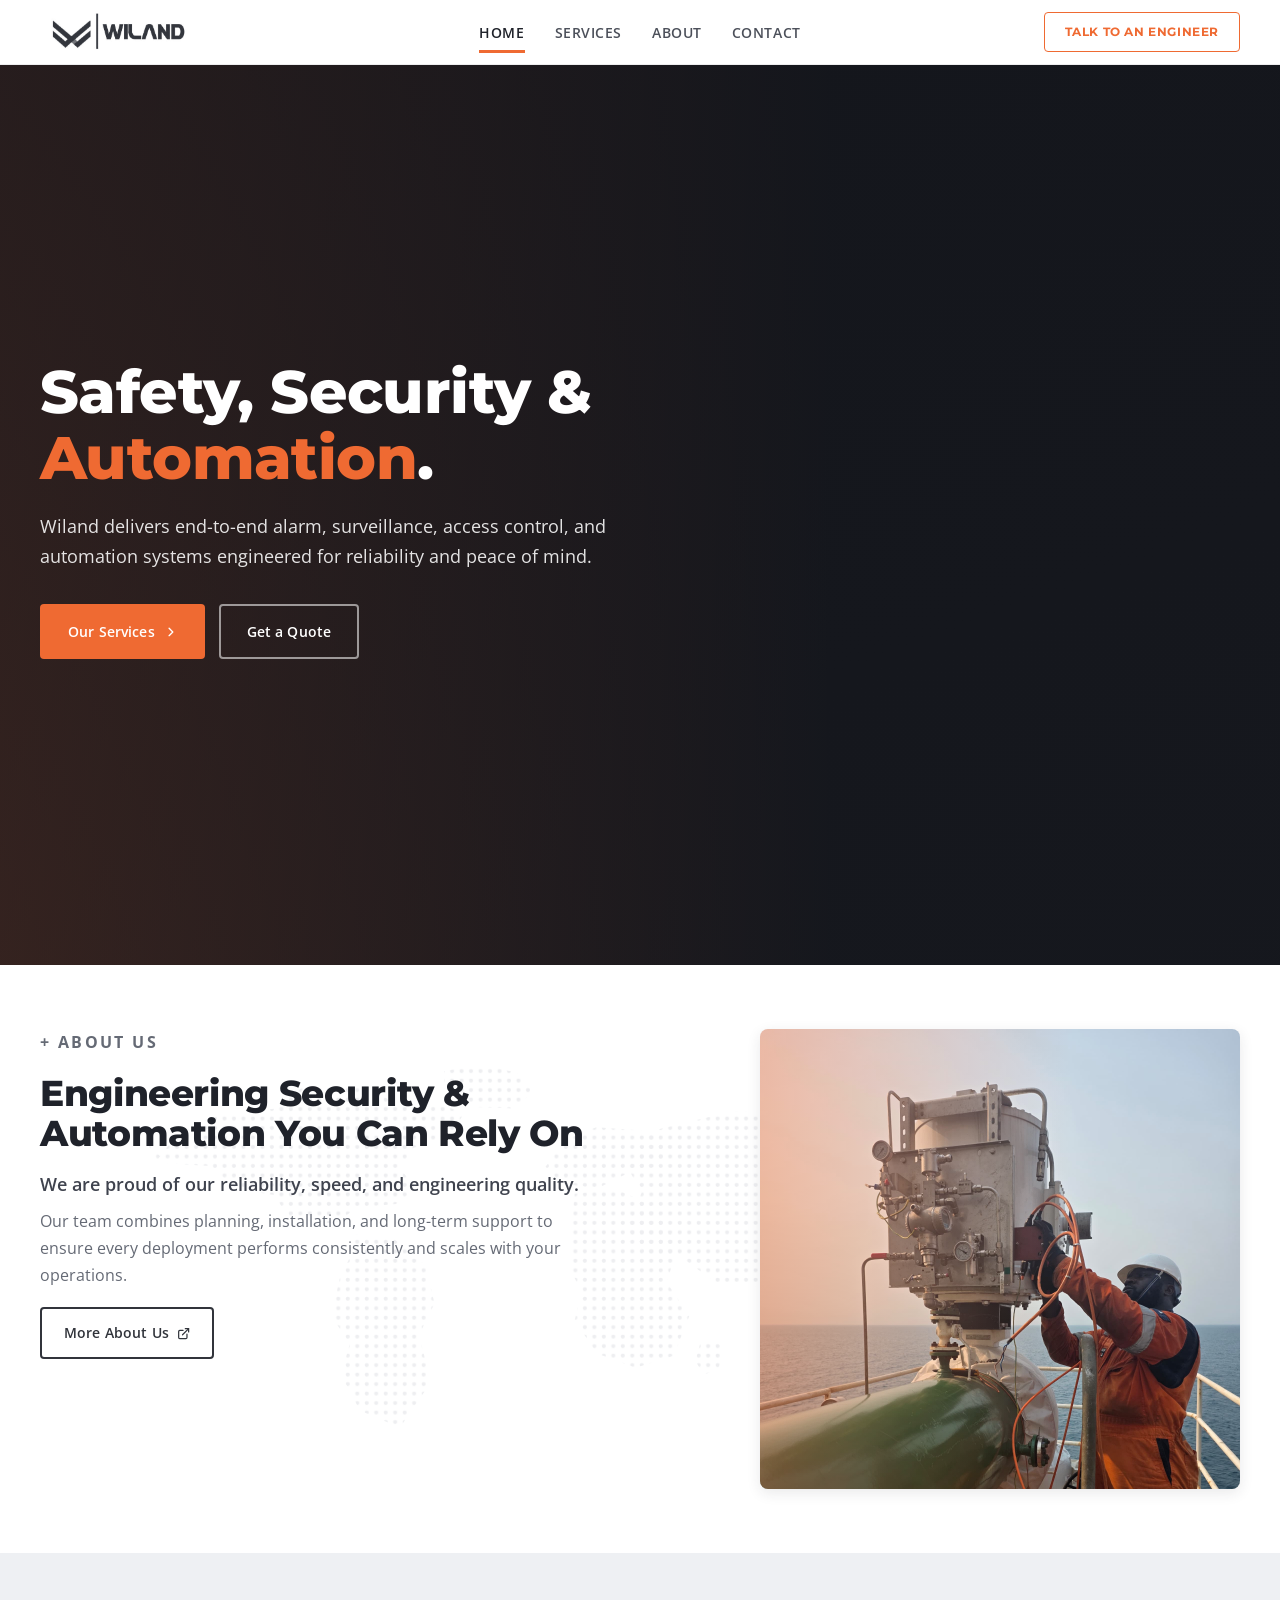
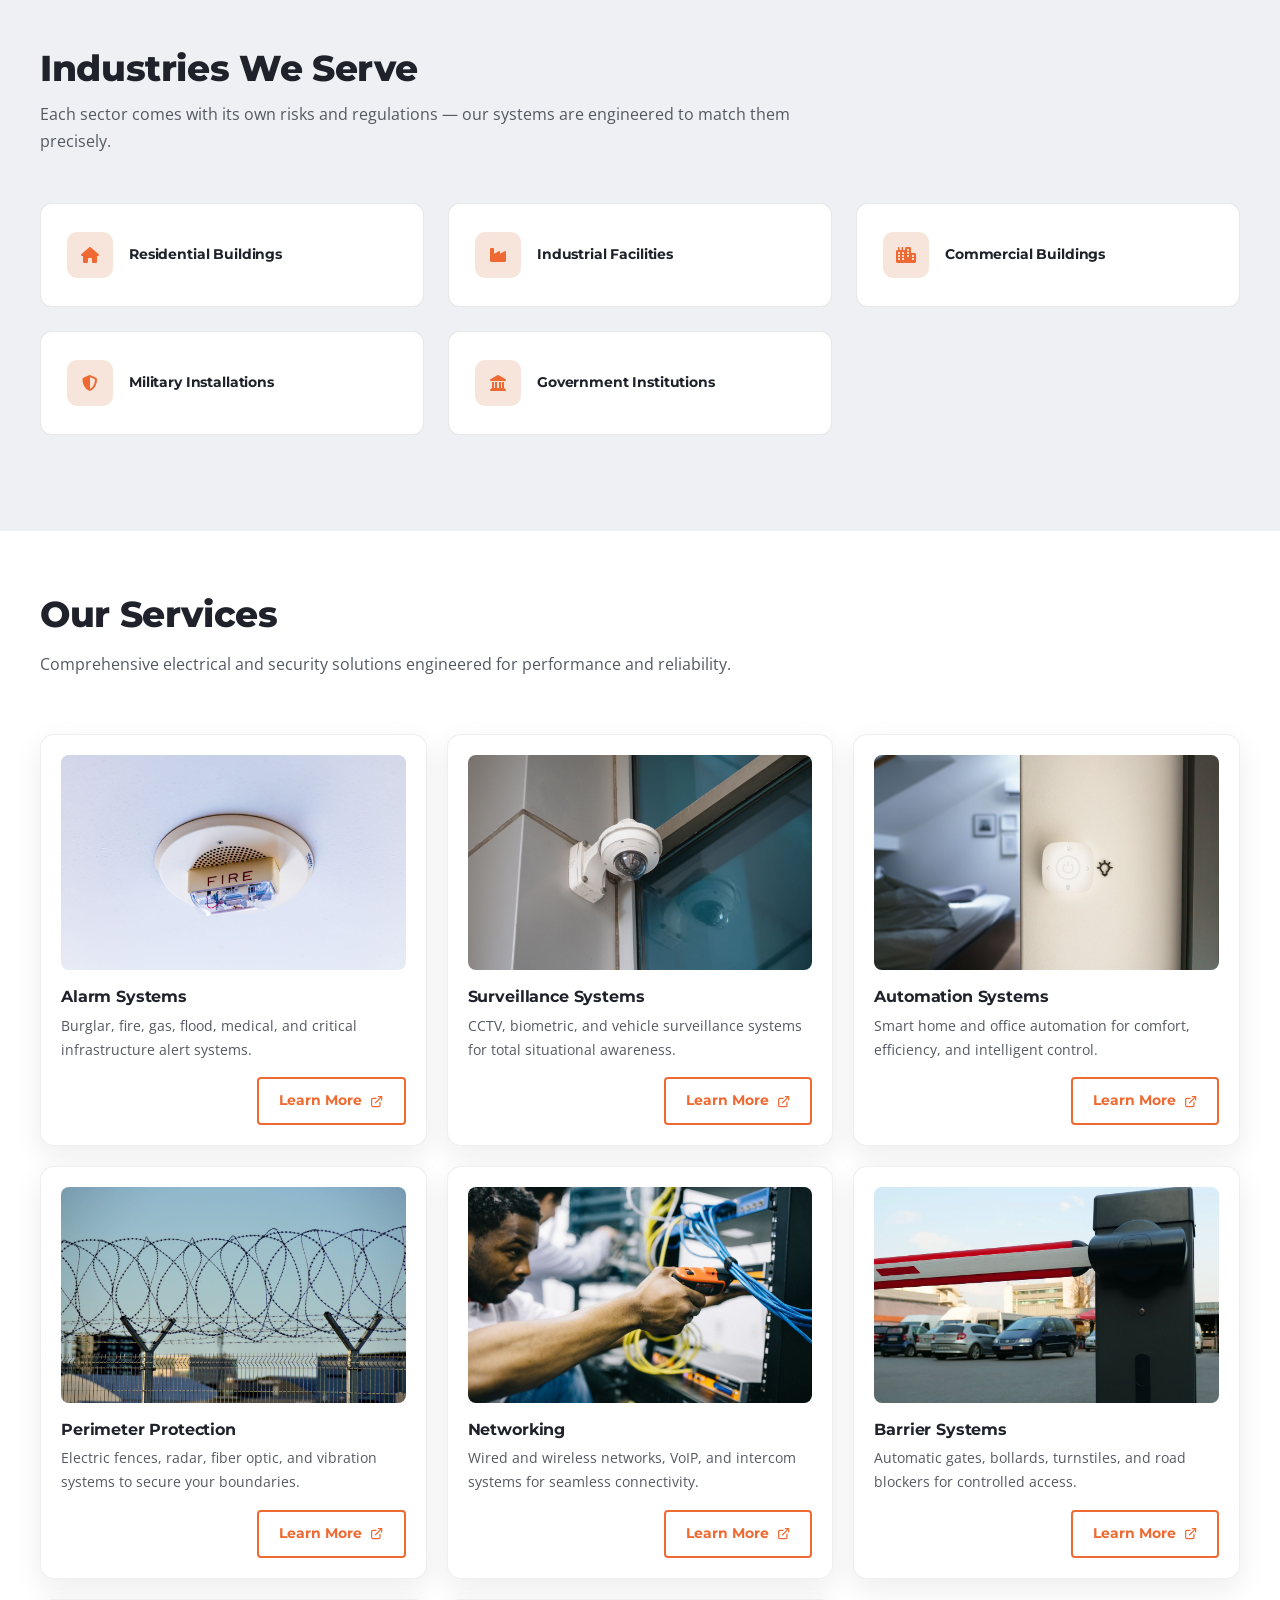
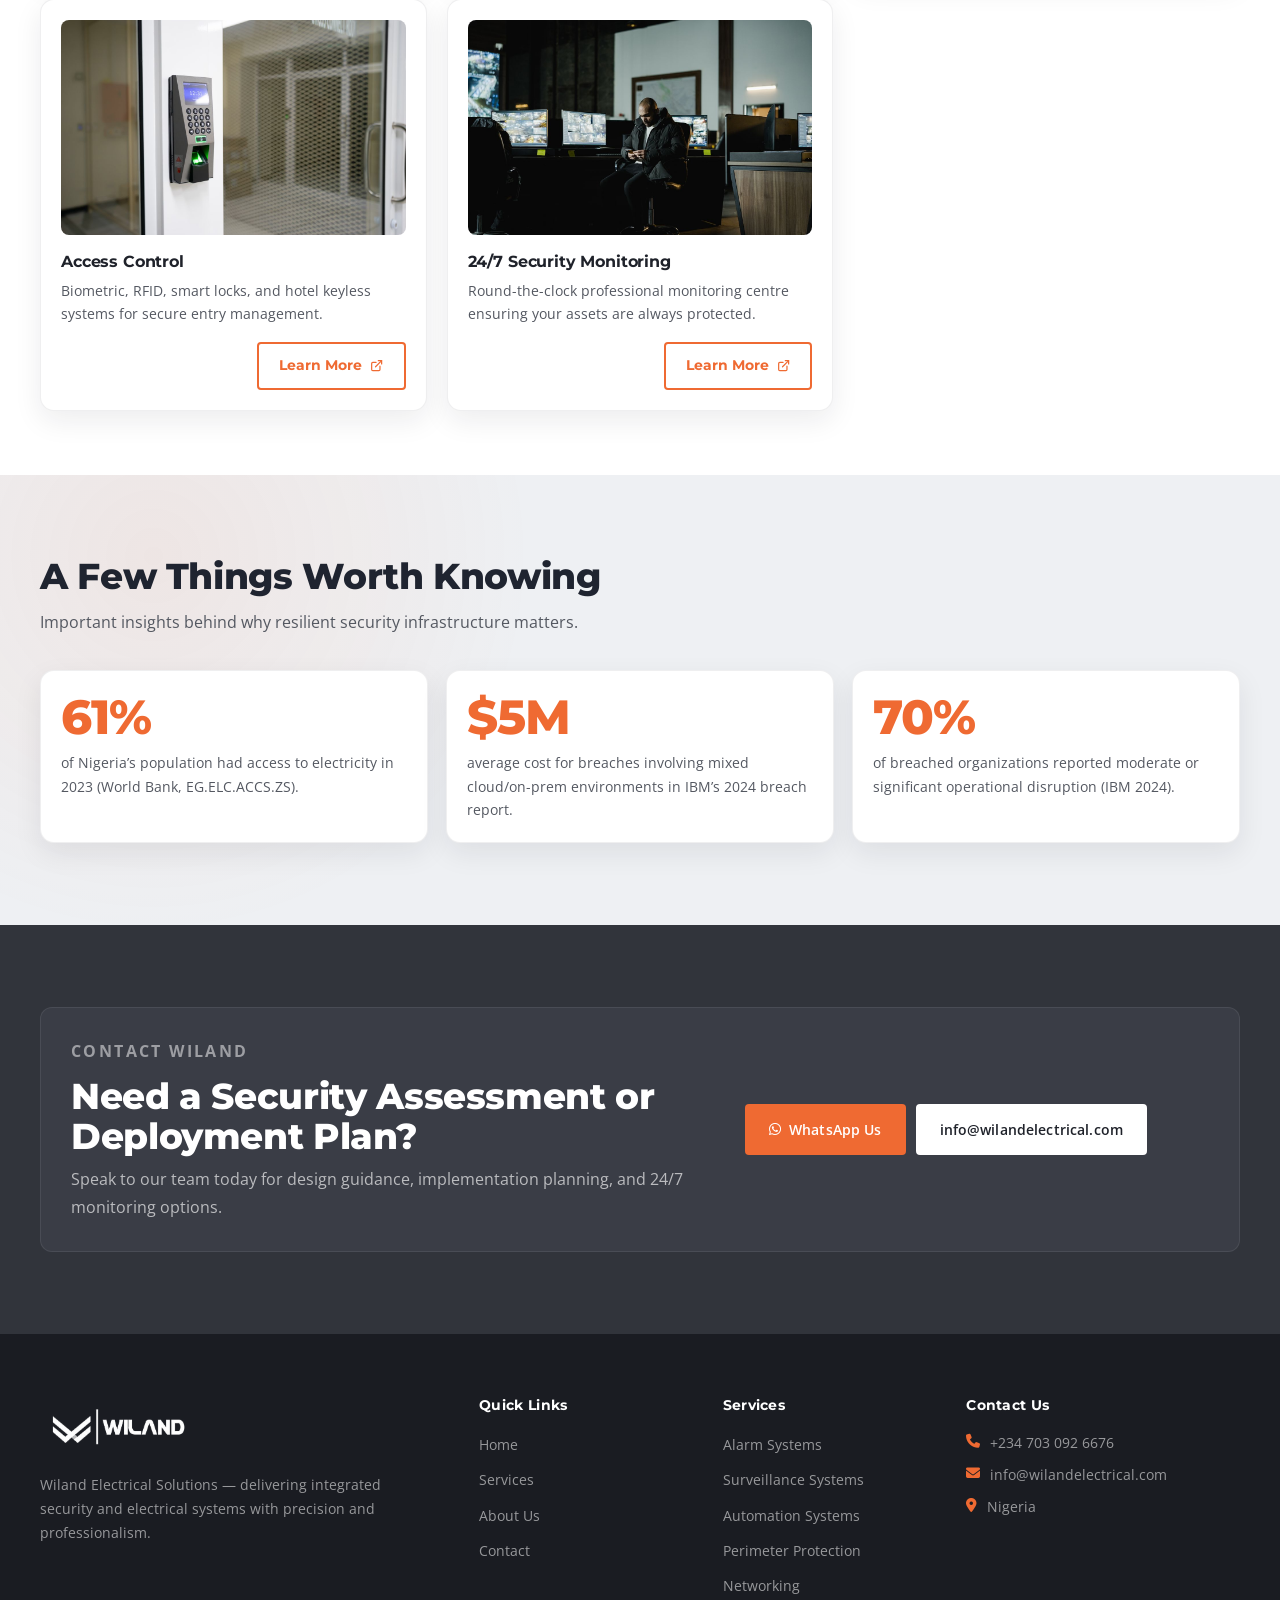
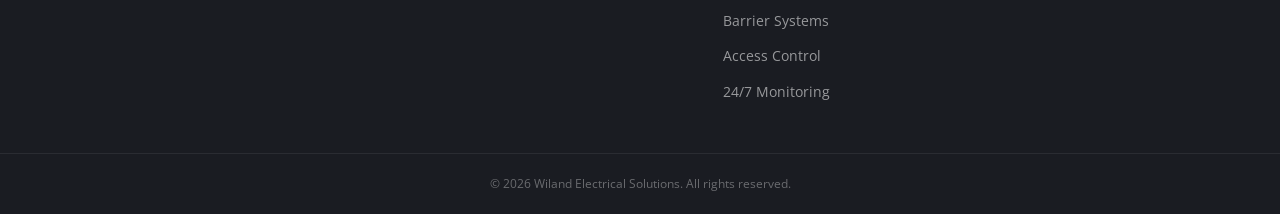
<file: index.html>
<!doctype html>
<html lang="en">
  <head>
    <meta charset="UTF-8" />
    <meta name="viewport" content="width=device-width, initial-scale=1.0" />
    <title>Wiland | Integrated Security Systems</title>
    <link rel="icon" type="image/x-icon" href="assets/favicon/favicon.ico" />
    <link
      rel="icon"
      type="image/png"
      sizes="32x32"
      href="assets/favicon/favicon-32x32.png"
    />
    <link
      rel="icon"
      type="image/png"
      sizes="16x16"
      href="assets/favicon/favicon-16x16.png"
    />
    <link
      rel="apple-touch-icon"
      sizes="180x180"
      href="assets/favicon/apple-touch-icon.png"
    />
    <link rel="stylesheet" href="css/construction-template.css" />
    <link
      rel="stylesheet"
      href="https://cdnjs.cloudflare.com/ajax/libs/font-awesome/6.5.0/css/all.min.css"
    />
    <link
      href="https://fonts.googleapis.com/css2?family=Montserrat:wght@400;500;600;700;800&family=Open+Sans:wght@400;500;600;700&display=swap"
      rel="stylesheet"
    />
  </head>
  <body>
    <header class="site-header" id="header">
      <div class="container header-row">
        <a href="index.html" class="logo-link" aria-label="Wiland home">
          <img
            src="assets/images/wilandlogo-ash.png"
            alt="Wiland logo"
            class="logo-img"
          />
        </a>
        <a href="contact.html" class="talk-engineer-btn">Talk to an Engineer</a>

        <button class="hamburger" id="hamburger" aria-label="Toggle menu">
          <span></span><span></span><span></span>
        </button>
      </div>
    </header>
    <nav class="nav" id="nav">
      <div class="nav__panel">
        <div class="nav__panel-top">
          <img
            src="assets/images/wilandlogo-white.png"
            alt="Wiland logo"
            class="nav__panel-logo-img"
          />
          <button
            class="nav__close"
            id="navClose"
            type="button"
            aria-label="Close menu"
          >
            <span></span><span></span>
          </button>
        </div>
        <ul class="nav__list">
          <li><a href="index.html" class="nav__link active">Home</a></li>
          <li><a href="services.html" class="nav__link">Services</a></li>
          <li><a href="about.html" class="nav__link">About</a></li>
          <li><a href="contact.html" class="nav__link">Contact</a></li>
        </ul>
        <div class="nav__panel-meta">
          <a href="tel:+2347030926676" class="nav__panel-phone"
            >+234 703 092 6676</a
          >
          <a href="mailto:info@wilandelectrical.com" class="nav__panel-email"
            >info@wilandelectrical.com</a
          >
          <a href="contact.html" class="talk-engineer-btn"
            >Talk to an Engineer</a
          >
        </div>
      </div>
    </nav>

    <main>
      <section class="hero" id="home">
        <div class="hero-slides" aria-hidden="true">
          <div
            class="hero-slide"
            style="background-image: url(&quot;assets/images/img00.jpeg&quot;)"
          ></div>
          <div
            class="hero-slide"
            style="background-image: url(&quot;assets/images/img11.jpeg&quot;)"
          ></div>
          <div
            class="hero-slide"
            style="background-image: url(&quot;assets/images/img15.jpeg&quot;)"
          ></div>
          <div
            class="hero-slide"
            style="background-image: url(&quot;assets/images/img16.jpeg&quot;)"
          ></div>
        </div>
        <div class="hero-overlay"></div>
        <div class="container hero-inner hero-grid">
          <div class="hero-copy">
            <h1>Safety, Security &amp; <span>Automation</span>.</h1>
            <p>
              Wiland delivers end-to-end alarm, surveillance, access control,
              and automation systems engineered for reliability and peace of
              mind.
            </p>
            <div class="hero-actions">
              <a href="services.html" class="btn btn-primary"
                >Our Services
                <svg
                  class="arrow"
                  viewBox="0 0 16 16"
                  fill="none"
                  aria-hidden="true"
                >
                  <path
                    d="M5.5 3l5 5-5 5"
                    stroke="currentColor"
                    stroke-width="1.8"
                    stroke-linecap="round"
                    stroke-linejoin="round"
                  /></svg
              ></a>
              <a href="contact.html" class="btn btn-outline">Get a Quote</a>
            </div>
          </div>
        </div>
      </section>

      <section class="about-highlight" id="about">
        <div class="container about-highlight-grid">
          <div class="about-copy">
            <p class="eyebrow eyebrow-dark">+ About Us</p>
            <h2>Engineering Security &amp; Automation You Can Rely On</h2>
            <p class="about-strong">
              We are proud of our reliability, speed, and engineering quality.
            </p>
            <div class="about-copy__row">
              <p>
                Our team combines planning, installation, and long-term support
                to ensure every deployment performs consistently and scales with
                your operations.
              </p>
              <a
                href="about.html"
                class="btn btn-outline-dark about-btn-desktop"
                >More About Us
                <svg
                  class="catalog-card__link-icon"
                  viewBox="0 0 24 24"
                  fill="none"
                  aria-hidden="true"
                >
                  <path
                    d="M18 13v6a2 2 0 0 1-2 2H5a2 2 0 0 1-2-2V8a2 2 0 0 1 2-2h6"
                    stroke="currentColor"
                    stroke-width="2.2"
                    stroke-linecap="round"
                    stroke-linejoin="round"
                  />
                  <polyline
                    points="15 3 21 3 21 9"
                    stroke="currentColor"
                    stroke-width="2.2"
                    stroke-linecap="round"
                    stroke-linejoin="round"
                    fill="none"
                  />
                  <line
                    x1="10"
                    y1="14"
                    x2="21"
                    y2="3"
                    stroke="currentColor"
                    stroke-width="2.2"
                    stroke-linecap="round"
                  /></svg
              ></a>
            </div>
          </div>

          <div class="about-visual">
            <div class="about-image-grid">
              <div class="about-image-wrap">
                <img
                  src="assets/images/img01.jpeg"
                  alt="Wiland engineer handling offshore instrumentation"
                />
              </div>
            </div>
            <a href="about.html" class="btn btn-outline-dark about-btn-mobile"
              >More About Us
              <svg
                class="catalog-card__link-icon"
                viewBox="0 0 24 24"
                fill="none"
                aria-hidden="true"
              >
                <path
                  d="M18 13v6a2 2 0 0 1-2 2H5a2 2 0 0 1-2-2V8a2 2 0 0 1 2-2h6"
                  stroke="currentColor"
                  stroke-width="2.2"
                  stroke-linecap="round"
                  stroke-linejoin="round"
                />
                <polyline
                  points="15 3 21 3 21 9"
                  stroke="currentColor"
                  stroke-width="2.2"
                  stroke-linecap="round"
                  stroke-linejoin="round"
                  fill="none"
                />
                <line
                  x1="10"
                  y1="14"
                  x2="21"
                  y2="3"
                  stroke="currentColor"
                  stroke-width="2.2"
                  stroke-linecap="round"
                /></svg
            ></a>
          </div>
        </div>
      </section>

      <section class="industries">
        <div class="container">
          <div class="section-head">
            <h2>Industries We Serve</h2>
            <p>
              Each sector comes with its own risks and regulations — our
              systems are engineered to match them precisely.
            </p>
          </div>
          <div class="industries-grid">
            <div class="industry-card">
              <div class="industry-card__icon"><i class="fas fa-house"></i></div>
              <h4>Residential Buildings</h4>
            </div>
            <div class="industry-card">
              <div class="industry-card__icon"><i class="fas fa-industry"></i></div>
              <h4>Industrial Facilities</h4>
            </div>
            <div class="industry-card">
              <div class="industry-card__icon"><i class="fas fa-city"></i></div>
              <h4>Commercial Buildings</h4>
            </div>
            <div class="industry-card">
              <div class="industry-card__icon"><i class="fas fa-shield-halved"></i></div>
              <h4>Military Installations</h4>
            </div>
            <div class="industry-card">
              <div class="industry-card__icon"><i class="fas fa-landmark"></i></div>
              <h4>Government Institutions</h4>
            </div>
          </div>
        </div>
      </section>

      <section class="catalog" id="catalog">
        <div class="container">
          <div class="catalog-header">
            <h2>Our Services</h2>
            <p>
              Comprehensive electrical and security solutions engineered for
              performance and reliability.
            </p>
          </div>

          <div class="catalog-grid">
            <a href="services.html" class="catalog-card">
              <div class="catalog-card__media">
                <img
                  src="assets/images/service-alarm.jpeg"
                  alt="Alarm systems installation"
                />
              </div>
              <div class="catalog-card__body">
                <h3>Alarm Systems</h3>
                <p>
                  Burglar, fire, gas, flood, medical, and critical
                  infrastructure alert systems.
                </p>
                <span class="catalog-card__link"
                  >Learn More
                  <svg
                    class="catalog-card__link-icon"
                    viewBox="0 0 24 24"
                    fill="none"
                    aria-hidden="true"
                  >
                    <path
                      d="M18 13v6a2 2 0 0 1-2 2H5a2 2 0 0 1-2-2V8a2 2 0 0 1 2-2h6"
                      stroke="currentColor"
                      stroke-width="2.2"
                      stroke-linecap="round"
                      stroke-linejoin="round"
                    />
                    <polyline
                      points="15 3 21 3 21 9"
                      stroke="currentColor"
                      stroke-width="2.2"
                      stroke-linecap="round"
                      stroke-linejoin="round"
                      fill="none"
                    />
                    <line
                      x1="10"
                      y1="14"
                      x2="21"
                      y2="3"
                      stroke="currentColor"
                      stroke-width="2.2"
                      stroke-linecap="round"
                    /></svg
                ></span>
              </div>
            </a>

            <a href="services.html" class="catalog-card">
              <div class="catalog-card__media">
                <img
                  src="assets/images/service-surveillance.jpeg"
                  alt="Surveillance systems installation"
                />
              </div>
              <div class="catalog-card__body">
                <h3>Surveillance Systems</h3>
                <p>
                  CCTV, biometric, and vehicle surveillance systems for total
                  situational awareness.
                </p>
                <span class="catalog-card__link"
                  >Learn More
                  <svg
                    class="catalog-card__link-icon"
                    viewBox="0 0 24 24"
                    fill="none"
                    aria-hidden="true"
                  >
                    <path
                      d="M18 13v6a2 2 0 0 1-2 2H5a2 2 0 0 1-2-2V8a2 2 0 0 1 2-2h6"
                      stroke="currentColor"
                      stroke-width="2.2"
                      stroke-linecap="round"
                      stroke-linejoin="round"
                    />
                    <polyline
                      points="15 3 21 3 21 9"
                      stroke="currentColor"
                      stroke-width="2.2"
                      stroke-linecap="round"
                      stroke-linejoin="round"
                      fill="none"
                    />
                    <line
                      x1="10"
                      y1="14"
                      x2="21"
                      y2="3"
                      stroke="currentColor"
                      stroke-width="2.2"
                      stroke-linecap="round"
                    /></svg
                ></span>
              </div>
            </a>

            <a href="services.html" class="catalog-card">
              <div class="catalog-card__media">
                <img
                  src="assets/images/service-automation.jpeg"
                  alt="Automation systems deployment"
                />
              </div>
              <div class="catalog-card__body">
                <h3>Automation Systems</h3>
                <p>
                  Smart home and office automation for comfort, efficiency, and
                  intelligent control.
                </p>
                <span class="catalog-card__link"
                  >Learn More
                  <svg
                    class="catalog-card__link-icon"
                    viewBox="0 0 24 24"
                    fill="none"
                    aria-hidden="true"
                  >
                    <path
                      d="M18 13v6a2 2 0 0 1-2 2H5a2 2 0 0 1-2-2V8a2 2 0 0 1 2-2h6"
                      stroke="currentColor"
                      stroke-width="2.2"
                      stroke-linecap="round"
                      stroke-linejoin="round"
                    />
                    <polyline
                      points="15 3 21 3 21 9"
                      stroke="currentColor"
                      stroke-width="2.2"
                      stroke-linecap="round"
                      stroke-linejoin="round"
                      fill="none"
                    />
                    <line
                      x1="10"
                      y1="14"
                      x2="21"
                      y2="3"
                      stroke="currentColor"
                      stroke-width="2.2"
                      stroke-linecap="round"
                    /></svg
                ></span>
              </div>
            </a>

            <a href="services.html" class="catalog-card">
              <div class="catalog-card__media">
                <img
                  src="assets/images/service-perimeter.jpeg"
                  alt="Perimeter protection system"
                />
              </div>
              <div class="catalog-card__body">
                <h3>Perimeter Protection</h3>
                <p>
                  Electric fences, radar, fiber optic, and vibration systems to
                  secure your boundaries.
                </p>
                <span class="catalog-card__link"
                  >Learn More
                  <svg
                    class="catalog-card__link-icon"
                    viewBox="0 0 24 24"
                    fill="none"
                    aria-hidden="true"
                  >
                    <path
                      d="M18 13v6a2 2 0 0 1-2 2H5a2 2 0 0 1-2-2V8a2 2 0 0 1 2-2h6"
                      stroke="currentColor"
                      stroke-width="2.2"
                      stroke-linecap="round"
                      stroke-linejoin="round"
                    />
                    <polyline
                      points="15 3 21 3 21 9"
                      stroke="currentColor"
                      stroke-width="2.2"
                      stroke-linecap="round"
                      stroke-linejoin="round"
                      fill="none"
                    />
                    <line
                      x1="10"
                      y1="14"
                      x2="21"
                      y2="3"
                      stroke="currentColor"
                      stroke-width="2.2"
                      stroke-linecap="round"
                    /></svg
                ></span>
              </div>
            </a>

            <a href="services.html" class="catalog-card">
              <div class="catalog-card__media">
                <img
                  src="assets/images/service-networking.jpeg"
                  alt="Networking installation"
                />
              </div>
              <div class="catalog-card__body">
                <h3>Networking</h3>
                <p>
                  Wired and wireless networks, VoIP, and intercom systems for
                  seamless connectivity.
                </p>
                <span class="catalog-card__link"
                  >Learn More
                  <svg
                    class="catalog-card__link-icon"
                    viewBox="0 0 24 24"
                    fill="none"
                    aria-hidden="true"
                  >
                    <path
                      d="M18 13v6a2 2 0 0 1-2 2H5a2 2 0 0 1-2-2V8a2 2 0 0 1 2-2h6"
                      stroke="currentColor"
                      stroke-width="2.2"
                      stroke-linecap="round"
                      stroke-linejoin="round"
                    />
                    <polyline
                      points="15 3 21 3 21 9"
                      stroke="currentColor"
                      stroke-width="2.2"
                      stroke-linecap="round"
                      stroke-linejoin="round"
                      fill="none"
                    />
                    <line
                      x1="10"
                      y1="14"
                      x2="21"
                      y2="3"
                      stroke="currentColor"
                      stroke-width="2.2"
                      stroke-linecap="round"
                    /></svg
                ></span>
              </div>
            </a>

            <a href="services.html" class="catalog-card">
              <div class="catalog-card__media">
                <img
                  src="assets/images/service-barrier.jpeg"
                  alt="Barrier systems installation"
                />
              </div>
              <div class="catalog-card__body">
                <h3>Barrier Systems</h3>
                <p>
                  Automatic gates, bollards, turnstiles, and road blockers for
                  controlled access.
                </p>
                <span class="catalog-card__link"
                  >Learn More
                  <svg
                    class="catalog-card__link-icon"
                    viewBox="0 0 24 24"
                    fill="none"
                    aria-hidden="true"
                  >
                    <path
                      d="M18 13v6a2 2 0 0 1-2 2H5a2 2 0 0 1-2-2V8a2 2 0 0 1 2-2h6"
                      stroke="currentColor"
                      stroke-width="2.2"
                      stroke-linecap="round"
                      stroke-linejoin="round"
                    />
                    <polyline
                      points="15 3 21 3 21 9"
                      stroke="currentColor"
                      stroke-width="2.2"
                      stroke-linecap="round"
                      stroke-linejoin="round"
                      fill="none"
                    />
                    <line
                      x1="10"
                      y1="14"
                      x2="21"
                      y2="3"
                      stroke="currentColor"
                      stroke-width="2.2"
                      stroke-linecap="round"
                    /></svg
                ></span>
              </div>
            </a>

            <a href="services.html" class="catalog-card">
              <div class="catalog-card__media">
                <img
                  src="assets/images/service-access.jpeg"
                  alt="Access control installation"
                />
              </div>
              <div class="catalog-card__body">
                <h3>Access Control</h3>
                <p>
                  Biometric, RFID, smart locks, and hotel keyless systems for
                  secure entry management.
                </p>
                <span class="catalog-card__link"
                  >Learn More
                  <svg
                    class="catalog-card__link-icon"
                    viewBox="0 0 24 24"
                    fill="none"
                    aria-hidden="true"
                  >
                    <path
                      d="M18 13v6a2 2 0 0 1-2 2H5a2 2 0 0 1-2-2V8a2 2 0 0 1 2-2h6"
                      stroke="currentColor"
                      stroke-width="2.2"
                      stroke-linecap="round"
                      stroke-linejoin="round"
                    />
                    <polyline
                      points="15 3 21 3 21 9"
                      stroke="currentColor"
                      stroke-width="2.2"
                      stroke-linecap="round"
                      stroke-linejoin="round"
                      fill="none"
                    />
                    <line
                      x1="10"
                      y1="14"
                      x2="21"
                      y2="3"
                      stroke="currentColor"
                      stroke-width="2.2"
                      stroke-linecap="round"
                    /></svg
                ></span>
              </div>
            </a>

            <a href="services.html" class="catalog-card">
              <div class="catalog-card__media">
                <img
                  src="assets/images/service-monitoring.jpeg"
                  alt="24/7 security monitoring"
                />
              </div>
              <div class="catalog-card__body">
                <h3>24/7 Security Monitoring</h3>
                <p>
                  Round-the-clock professional monitoring centre ensuring your
                  assets are always protected.
                </p>
                <span class="catalog-card__link"
                  >Learn More
                  <svg
                    class="catalog-card__link-icon"
                    viewBox="0 0 24 24"
                    fill="none"
                    aria-hidden="true"
                  >
                    <path
                      d="M18 13v6a2 2 0 0 1-2 2H5a2 2 0 0 1-2-2V8a2 2 0 0 1 2-2h6"
                      stroke="currentColor"
                      stroke-width="2.2"
                      stroke-linecap="round"
                      stroke-linejoin="round"
                    />
                    <polyline
                      points="15 3 21 3 21 9"
                      stroke="currentColor"
                      stroke-width="2.2"
                      stroke-linecap="round"
                      stroke-linejoin="round"
                      fill="none"
                    />
                    <line
                      x1="10"
                      y1="14"
                      x2="21"
                      y2="3"
                      stroke="currentColor"
                      stroke-width="2.2"
                      stroke-linecap="round"
                    /></svg
                ></span>
              </div>
            </a>
          </div>
        </div>
      </section>

      <section class="worth-knowing" id="worth-knowing">
        <div class="container">
          <div class="section-head worth-head">
            <h2>A Few Things Worth Knowing</h2>
            <p>
              Important insights behind why resilient security infrastructure
              matters.
            </p>
          </div>

          <div class="worth-grid">
            <article class="worth-card">
              <p class="worth-figure">61%</p>
              <p class="worth-caption">
                of Nigeria’s population had access to electricity in 2023 (World
                Bank, EG.ELC.ACCS.ZS).
              </p>
            </article>
            <article class="worth-card">
              <p class="worth-figure">$5M</p>
              <p class="worth-caption">
                average cost for breaches involving mixed cloud/on-prem
                environments in IBM’s 2024 breach report.
              </p>
            </article>
            <article class="worth-card">
              <p class="worth-figure">70%</p>
              <p class="worth-caption">
                of breached organizations reported moderate or significant
                operational disruption (IBM 2024).
              </p>
            </article>
          </div>
        </div>
      </section>

      <section class="contact-cta" id="contact">
        <div class="container contact-cta-inner">
          <div>
            <p class="eyebrow eyebrow-dark">Contact Wiland</p>
            <h2>Need a Security Assessment or Deployment Plan?</h2>
            <p>
              Speak to our team today for design guidance, implementation
              planning, and 24/7 monitoring options.
            </p>
          </div>
          <div class="contact-actions">
            <a href="https://wa.me/2347030926676" class="btn btn-primary">
              <i class="fab fa-whatsapp"></i> WhatsApp Us
            </a>
            <a
              href="mailto:info@wilandelectrical.com"
              class="btn btn-outline-white"
              >info@wilandelectrical.com</a
            >
          </div>
        </div>
      </section>
    </main>

    <footer class="footer">
      <div class="container footer__top">
        <div class="footer__brand">
          <img
            src="assets/images/wilandlogo-white.png"
            alt="Wiland logo"
            class="footer__logo"
          />
          <p>
            Wiland Electrical Solutions — delivering integrated security and
            electrical systems with precision and professionalism.
          </p>
        </div>
        <div class="footer__col">
          <h5>Quick Links</h5>
          <ul>
            <li><a href="index.html">Home</a></li>
            <li><a href="services.html">Services</a></li>
            <li><a href="about.html">About Us</a></li>
            <li><a href="contact.html">Contact</a></li>
          </ul>
        </div>
        <div class="footer__col">
          <h5>Services</h5>
          <ul>
            <li><a href="services.html">Alarm Systems</a></li>
            <li>
              <a href="services.html">Surveillance Systems</a>
            </li>
            <li><a href="services.html">Automation Systems</a></li>
            <li><a href="services.html">Perimeter Protection</a></li>
            <li><a href="services.html">Networking</a></li>
            <li><a href="services.html">Barrier Systems</a></li>
            <li><a href="services.html">Access Control</a></li>
            <li><a href="services.html">24/7 Monitoring</a></li>
          </ul>
        </div>
        <div class="footer__col">
          <h5>Contact Us</h5>
          <ul class="footer__contact">
            <li>
              <i class="fas fa-phone"></i
              ><a href="tel:+2347030926676">+234 703 092 6676</a>
            </li>
            <li>
              <i class="fas fa-envelope"></i
              ><a href="mailto:info@wilandelectrical.com"
                >info@wilandelectrical.com</a
              >
            </li>
            <li><i class="fas fa-map-marker-alt"></i> Nigeria</li>
          </ul>
        </div>
      </div>
      <div class="footer__bottom">
        <div class="container">
          <p>&copy; 2026 Wiland Electrical Solutions. All rights reserved.</p>
        </div>
      </div>
    </footer>

    <script src="js/main.js"></script>
  </body>
</html>
</file>
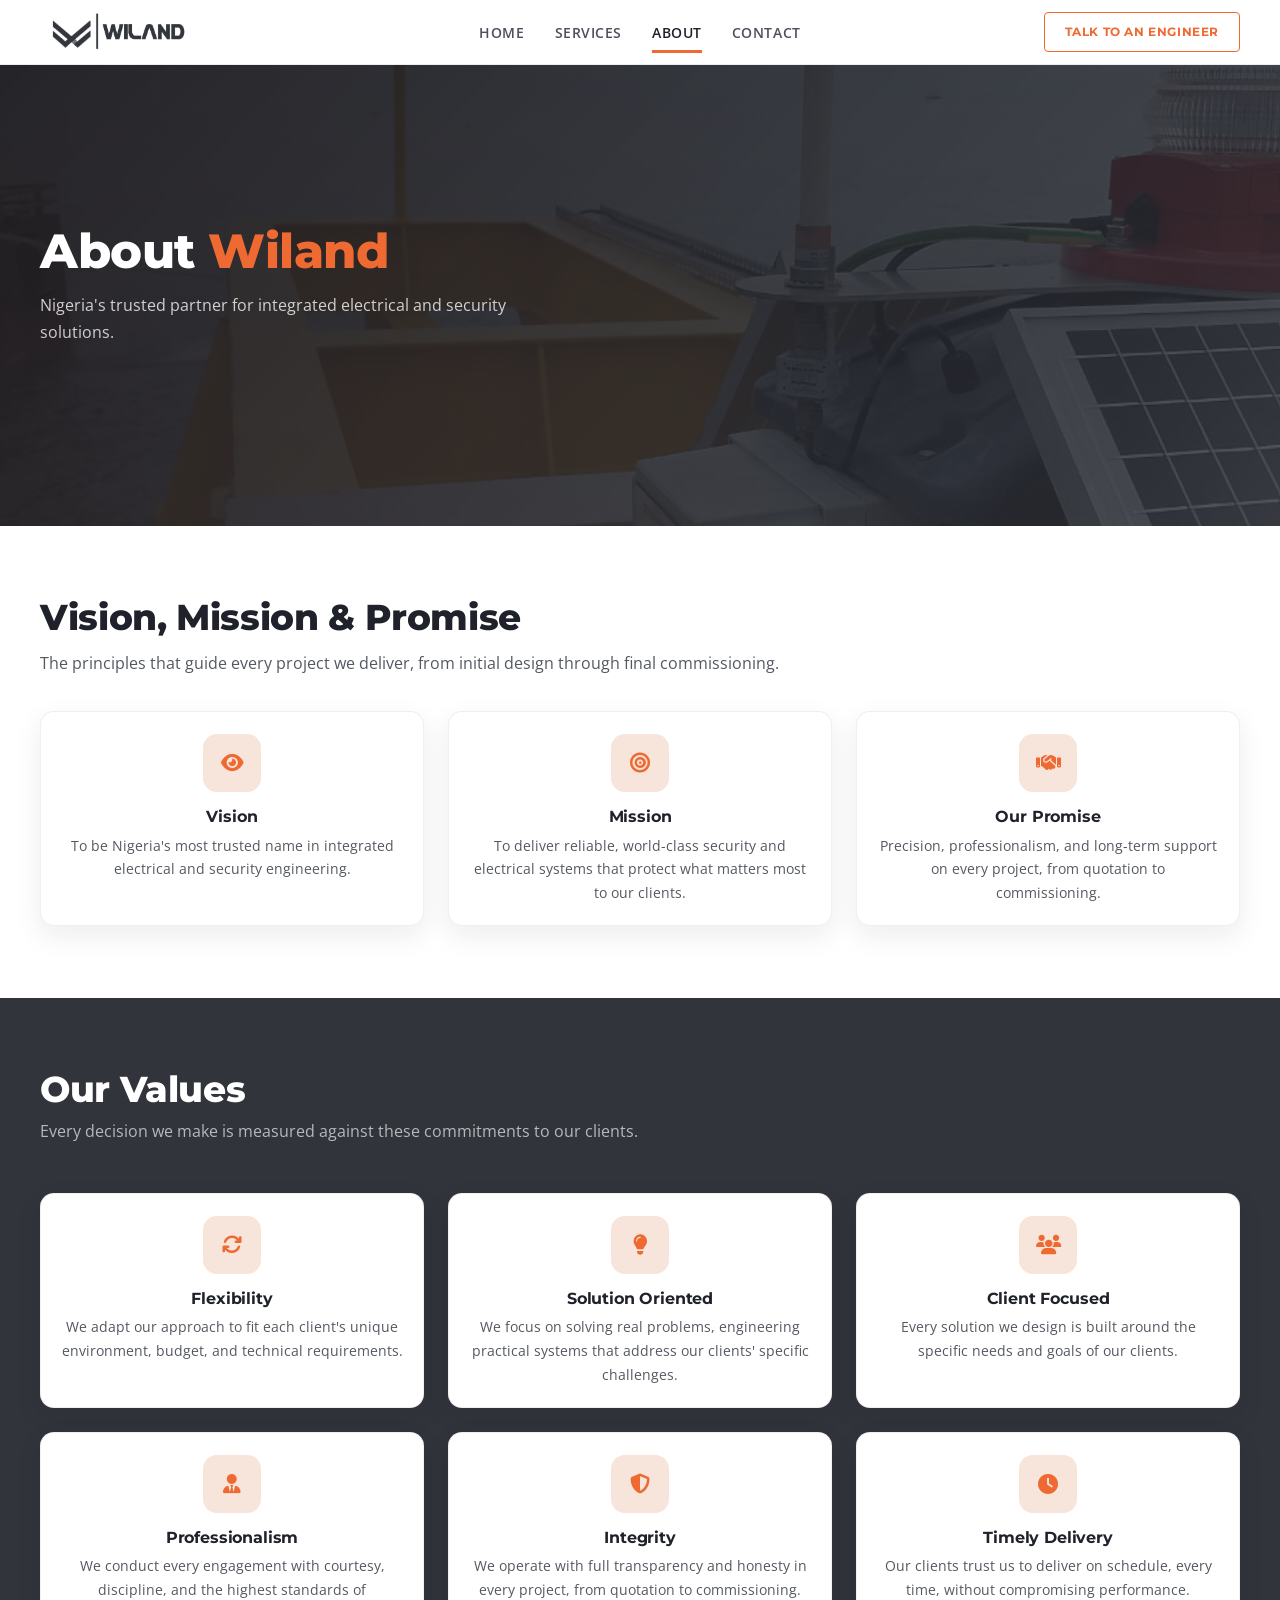
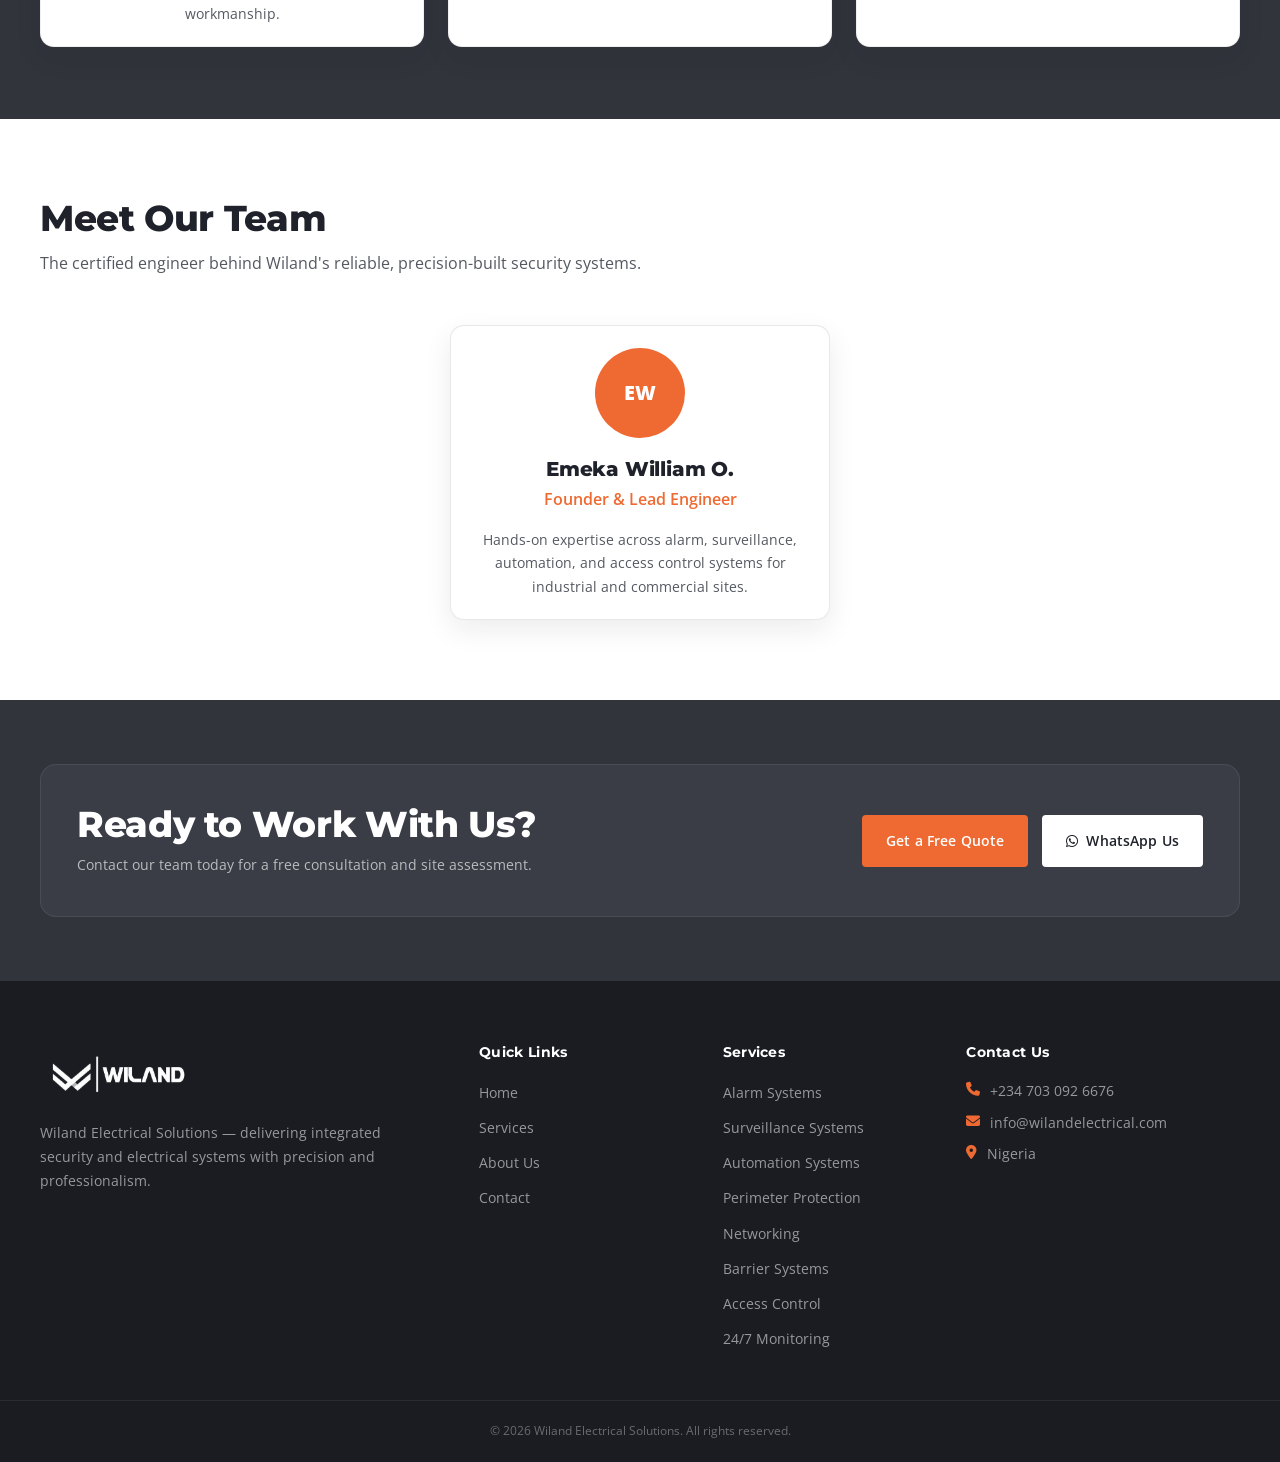
<file: about.html>
<!doctype html>
<html lang="en">
  <head>
    <meta charset="UTF-8" />
    <meta name="viewport" content="width=device-width, initial-scale=1.0" />
    <title>About Us — Wiland Electrical Solutions</title>
    <link rel="icon" type="image/x-icon" href="assets/favicon/favicon.ico" />
    <link
      rel="icon"
      type="image/png"
      sizes="32x32"
      href="assets/favicon/favicon-32x32.png"
    />
    <link
      rel="icon"
      type="image/png"
      sizes="16x16"
      href="assets/favicon/favicon-16x16.png"
    />
    <link
      rel="apple-touch-icon"
      sizes="180x180"
      href="assets/favicon/apple-touch-icon.png"
    />
    <link rel="stylesheet" href="css/construction-template.css" />
    <link
      rel="stylesheet"
      href="https://cdnjs.cloudflare.com/ajax/libs/font-awesome/6.5.0/css/all.min.css"
    />
    <link
      href="https://fonts.googleapis.com/css2?family=Montserrat:wght@400;500;600;700;800&family=Open+Sans:wght@400;500;600;700&display=swap"
      rel="stylesheet"
    />
  </head>
  <body>
    <header class="site-header" id="header">
      <div class="container header-row">
        <a href="index.html" class="logo-link" aria-label="Wiland home">
          <img
            src="assets/images/wilandlogo-ash.png"
            alt="Wiland logo"
            class="logo-img"
          />
        </a>
        <a href="contact.html" class="talk-engineer-btn">Talk to an Engineer</a>

        <button class="hamburger" id="hamburger" aria-label="Toggle menu">
          <span></span><span></span><span></span>
        </button>
      </div>
    </header>
    <nav class="nav" id="nav">
      <div class="nav__panel">
        <div class="nav__panel-top">
          <img
            src="assets/images/wilandlogo-white.png"
            alt="Wiland logo"
            class="nav__panel-logo-img"
          />
          <button
            class="nav__close"
            id="navClose"
            type="button"
            aria-label="Close menu"
          >
            <span></span><span></span>
          </button>
        </div>
        <ul class="nav__list">
          <li><a href="index.html" class="nav__link">Home</a></li>
          <li><a href="services.html" class="nav__link">Services</a></li>
          <li><a href="about.html" class="nav__link active">About</a></li>
          <li><a href="contact.html" class="nav__link">Contact</a></li>
        </ul>
        <div class="nav__panel-meta">
          <a href="tel:+2347030926676" class="nav__panel-phone"
            >+234 703 092 6676</a
          >
          <a href="mailto:info@wilandelectrical.com" class="nav__panel-email"
            >info@wilandelectrical.com</a
          >
          <a href="contact.html" class="talk-engineer-btn">Talk to an Engineer</a>
        </div>
      </div>
    </nav>

    <section class="page-hero page-hero--alt">
      <div class="container">
        <h1 class="page-hero__title">About <span>Wiland</span></h1>
        <p class="page-hero__sub">
          Nigeria's trusted partner for integrated electrical and security
          solutions.
        </p>
      </div>
    </section>

    <section class="mission-band">
      <div class="container">
        <div class="section-head">
          <h2>Vision, Mission &amp; Promise</h2>
          <p>
            The principles that guide every project we deliver, from initial
            design through final commissioning.
          </p>
        </div>
        <div class="values-grid">
          <div class="value-card">
            <div class="value-card__icon"><i class="fas fa-eye"></i></div>
            <h4>Vision</h4>
            <p>
              To be Nigeria's most trusted name in integrated electrical and
              security engineering.
            </p>
          </div>
          <div class="value-card">
            <div class="value-card__icon"><i class="fas fa-bullseye"></i></div>
            <h4>Mission</h4>
            <p>
              To deliver reliable, world-class security and electrical
              systems that protect what matters most to our clients.
            </p>
          </div>
          <div class="value-card">
            <div class="value-card__icon">
              <i class="fas fa-handshake"></i>
            </div>
            <h4>Our Promise</h4>
            <p>
              Precision, professionalism, and long-term support on every
              project, from quotation to commissioning.
            </p>
          </div>
        </div>
      </div>
    </section>

    <section class="values-band">
      <div class="container">
        <div class="values-band__head">
          <h2>Our Values</h2>
          <p>
            Every decision we make is measured against these commitments to
            our clients.
          </p>
        </div>
        <div class="values-grid">
          <div class="value-card">
            <div class="value-card__icon">
              <i class="fas fa-arrows-rotate"></i>
            </div>
            <h4>Flexibility</h4>
            <p>
              We adapt our approach to fit each client's unique environment,
              budget, and technical requirements.
            </p>
          </div>
          <div class="value-card">
            <div class="value-card__icon"><i class="fas fa-lightbulb"></i></div>
            <h4>Solution Oriented</h4>
            <p>
              We focus on solving real problems, engineering practical
              systems that address our clients' specific challenges.
            </p>
          </div>
          <div class="value-card">
            <div class="value-card__icon"><i class="fas fa-users"></i></div>
            <h4>Client Focused</h4>
            <p>
              Every solution we design is built around the specific needs and
              goals of our clients.
            </p>
          </div>
          <div class="value-card">
            <div class="value-card__icon"><i class="fas fa-user-tie"></i></div>
            <h4>Professionalism</h4>
            <p>
              We conduct every engagement with courtesy, discipline, and the
              highest standards of workmanship.
            </p>
          </div>
          <div class="value-card">
            <div class="value-card__icon">
              <i class="fas fa-shield-alt"></i>
            </div>
            <h4>Integrity</h4>
            <p>
              We operate with full transparency and honesty in every project,
              from quotation to commissioning.
            </p>
          </div>
          <div class="value-card">
            <div class="value-card__icon"><i class="fas fa-clock"></i></div>
            <h4>Timely Delivery</h4>
            <p>
              Our clients trust us to deliver on schedule, every time,
              without compromising performance.
            </p>
          </div>
        </div>
      </div>
    </section>

    <section class="team-section">
      <div class="container">
        <div class="section-head">
          <h2>Meet Our Team</h2>
          <p>
            The certified engineer behind Wiland's reliable,
            precision-built security systems.
          </p>
        </div>
        <div class="team-grid">
          <div class="team-card">
            <div class="team-card__avatar">EW</div>
            <div class="team-card__body">
              <h4>Emeka William O.</h4>
              <p class="team-card__role">Founder &amp; Lead Engineer</p>
              <p class="team-card__desc">
                Hands-on expertise across alarm, surveillance, automation,
                and access control systems for industrial and commercial
                sites.
              </p>
            </div>
          </div>
        </div>
      </div>
    </section>

    <section class="cta-banner">
      <div class="container cta-banner__inner">
        <div class="cta-banner__text">
          <h2>Ready to Work With Us?</h2>
          <p>
            Contact our team today for a free consultation and site assessment.
          </p>
        </div>
        <div class="cta-banner__actions">
          <a href="contact.html" class="btn btn-white">Get a Free Quote</a>
          <a href="https://wa.me/2347030926676" class="btn btn-outline-white"
            ><i class="fab fa-whatsapp"></i> WhatsApp Us</a
          >
        </div>
      </div>
    </section>

    <footer class="footer">
      <div class="container footer__top">
        <div class="footer__brand">
          <img
            src="assets/images/wilandlogo-white.png"
            alt="Wiland logo"
            class="footer__logo"
          />
          <p>
            Wiland Electrical Solutions — delivering integrated security and
            electrical systems with precision and professionalism.
          </p>
        </div>
        <div class="footer__col">
          <h5>Quick Links</h5>
          <ul>
            <li><a href="index.html">Home</a></li>
            <li><a href="services.html">Services</a></li>
            <li><a href="about.html">About Us</a></li>
            <li><a href="contact.html">Contact</a></li>
          </ul>
        </div>
        <div class="footer__col">
          <h5>Services</h5>
          <ul>
            <li><a href="services.html">Alarm Systems</a></li>
            <li>
              <a href="services.html">Surveillance Systems</a>
            </li>
            <li><a href="services.html">Automation Systems</a></li>
            <li><a href="services.html">Perimeter Protection</a></li>
            <li><a href="services.html">Networking</a></li>
            <li><a href="services.html">Barrier Systems</a></li>
            <li><a href="services.html">Access Control</a></li>
            <li><a href="services.html">24/7 Monitoring</a></li>
          </ul>
        </div>
        <div class="footer__col">
          <h5>Contact Us</h5>
          <ul class="footer__contact">
            <li>
              <i class="fas fa-phone"></i
              ><a href="tel:+2347030926676">+234 703 092 6676</a>
            </li>
            <li>
              <i class="fas fa-envelope"></i
              ><a href="mailto:info@wilandelectrical.com"
                >info@wilandelectrical.com</a
              >
            </li>
            <li><i class="fas fa-map-marker-alt"></i> Nigeria</li>
          </ul>
        </div>
      </div>
      <div class="footer__bottom">
        <div class="container">
          <p>&copy; 2026 Wiland Electrical Solutions. All rights reserved.</p>
        </div>
      </div>
    </footer>

    <script src="js/main.js"></script>
  </body>
</html>
</file>
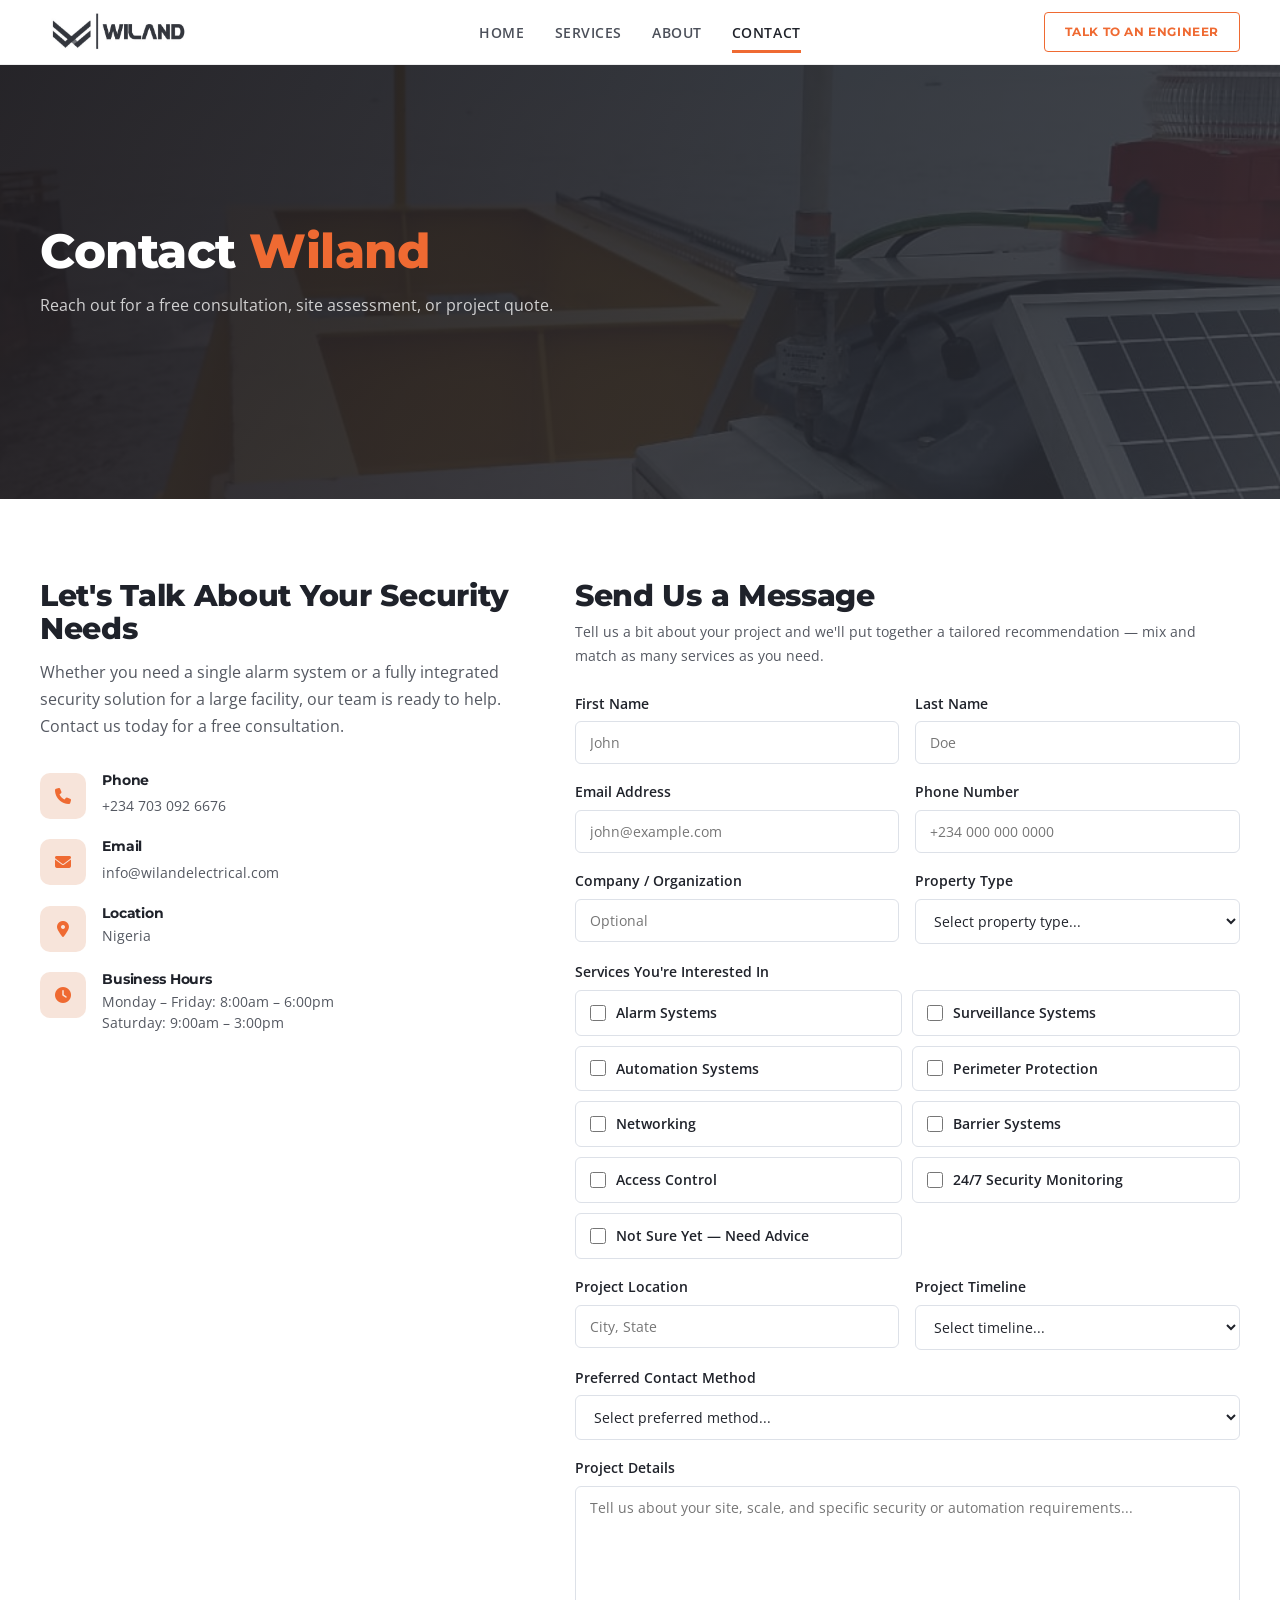
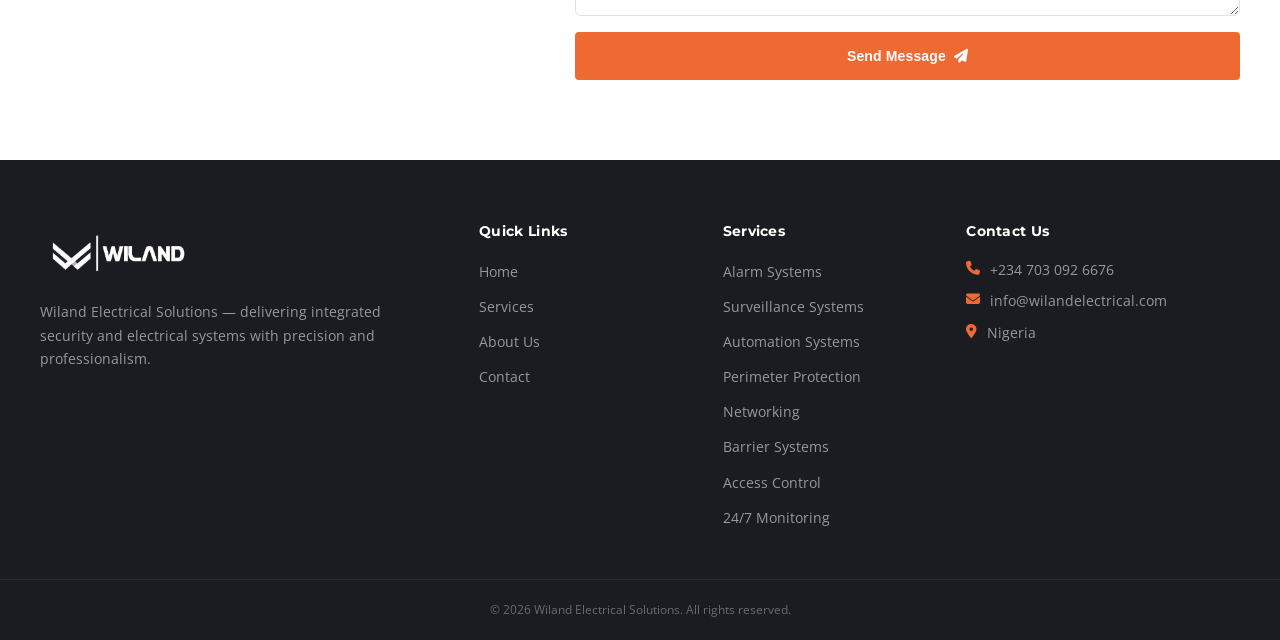
<file: contact.html>
<!doctype html>
<html lang="en">
  <head>
    <meta charset="UTF-8" />
    <meta name="viewport" content="width=device-width, initial-scale=1.0" />
    <title>Contact Us — Wiland Electrical Solutions</title>
    <link rel="icon" type="image/x-icon" href="assets/favicon/favicon.ico" />
    <link
      rel="icon"
      type="image/png"
      sizes="32x32"
      href="assets/favicon/favicon-32x32.png"
    />
    <link
      rel="icon"
      type="image/png"
      sizes="16x16"
      href="assets/favicon/favicon-16x16.png"
    />
    <link
      rel="apple-touch-icon"
      sizes="180x180"
      href="assets/favicon/apple-touch-icon.png"
    />
    <link rel="stylesheet" href="css/construction-template.css" />
    <link
      rel="stylesheet"
      href="https://cdnjs.cloudflare.com/ajax/libs/font-awesome/6.5.0/css/all.min.css"
    />
    <link
      href="https://fonts.googleapis.com/css2?family=Montserrat:wght@400;500;600;700;800&family=Open+Sans:wght@400;500;600;700&display=swap"
      rel="stylesheet"
    />
  </head>
  <body>
    <header class="site-header" id="header">
      <div class="container header-row">
        <a href="index.html" class="logo-link" aria-label="Wiland home">
          <img
            src="assets/images/wilandlogo-ash.png"
            alt="Wiland logo"
            class="logo-img"
          />
        </a>
        <a href="contact.html" class="talk-engineer-btn">Talk to an Engineer</a>

        <button class="hamburger" id="hamburger" aria-label="Toggle menu">
          <span></span><span></span><span></span>
        </button>
      </div>
    </header>
    <nav class="nav" id="nav">
      <div class="nav__panel">
        <div class="nav__panel-top">
          <img
            src="assets/images/wilandlogo-white.png"
            alt="Wiland logo"
            class="nav__panel-logo-img"
          />
          <button
            class="nav__close"
            id="navClose"
            type="button"
            aria-label="Close menu"
          >
            <span></span><span></span>
          </button>
        </div>
        <ul class="nav__list">
          <li><a href="index.html" class="nav__link">Home</a></li>
          <li><a href="services.html" class="nav__link">Services</a></li>
          <li><a href="about.html" class="nav__link">About</a></li>
          <li>
            <a href="contact.html" class="nav__link active">Contact</a>
          </li>
        </ul>
        <div class="nav__panel-meta">
          <a href="tel:+2347030926676" class="nav__panel-phone"
            >+234 703 092 6676</a
          >
          <a href="mailto:info@wilandelectrical.com" class="nav__panel-email"
            >info@wilandelectrical.com</a
          >
          <a href="contact.html" class="talk-engineer-btn">Talk to an Engineer</a>
        </div>
      </div>
    </nav>

    <section class="page-hero page-hero--alt">
      <div class="container">
        <h1 class="page-hero__title">Contact <span>Wiland</span></h1>
        <p class="page-hero__sub">
          Reach out for a free consultation, site assessment, or project quote.
        </p>
      </div>
    </section>

    <section class="contact-page">
      <div class="container">
        <div class="contact-page__grid">
          <div class="contact-info">
            <h3>Let's Talk About Your Security Needs</h3>
            <p>
              Whether you need a single alarm system or a fully integrated
              security solution for a large facility, our team is ready to help.
              Contact us today for a free consultation.
            </p>
            <div class="contact-info__items">
              <div class="contact-info__item">
                <div class="contact-info__icon">
                  <i class="fas fa-phone"></i>
                </div>
                <div>
                  <h5>Phone</h5>
                  <a href="tel:+2347030926676">+234 703 092 6676</a>
                </div>
              </div>
              <div class="contact-info__item">
                <div class="contact-info__icon">
                  <i class="fas fa-envelope"></i>
                </div>
                <div>
                  <h5>Email</h5>
                  <a href="mailto:info@wilandelectrical.com"
                    >info@wilandelectrical.com</a
                  >
                </div>
              </div>
              <div class="contact-info__item">
                <div class="contact-info__icon">
                  <i class="fas fa-map-marker-alt"></i>
                </div>
                <div>
                  <h5>Location</h5>
                  <p>Nigeria</p>
                </div>
              </div>
              <div class="contact-info__item">
                <div class="contact-info__icon">
                  <i class="fas fa-clock"></i>
                </div>
                <div>
                  <h5>Business Hours</h5>
                  <p>
                    Monday – Friday: 8:00am – 6:00pm<br />Saturday: 9:00am –
                    3:00pm
                  </p>
                </div>
              </div>
            </div>
          </div>

          <div class="contact-form">
            <h3>Send Us a Message</h3>
            <p class="contact-form__intro">
              Tell us a bit about your project and we'll put together a
              tailored recommendation — mix and match as many services as
              you need.
            </p>
            <form id="contactForm" novalidate>
              <div class="form-row">
                <div class="form-group">
                  <label for="firstName">First Name</label>
                  <input
                    type="text"
                    id="firstName"
                    name="firstName"
                    placeholder="John"
                    required
                  />
                </div>
                <div class="form-group">
                  <label for="lastName">Last Name</label>
                  <input
                    type="text"
                    id="lastName"
                    name="lastName"
                    placeholder="Doe"
                    required
                  />
                </div>
              </div>
              <div class="form-row">
                <div class="form-group">
                  <label for="email">Email Address</label>
                  <input
                    type="email"
                    id="email"
                    name="email"
                    placeholder="john@example.com"
                    required
                  />
                </div>
                <div class="form-group">
                  <label for="phone">Phone Number</label>
                  <input
                    type="tel"
                    id="phone"
                    name="phone"
                    placeholder="+234 000 000 0000"
                  />
                </div>
              </div>
              <div class="form-row">
                <div class="form-group">
                  <label for="company">Company / Organization</label>
                  <input
                    type="text"
                    id="company"
                    name="company"
                    placeholder="Optional"
                  />
                </div>
                <div class="form-group">
                  <label for="propertyType">Property Type</label>
                  <select id="propertyType" name="propertyType">
                    <option value="">Select property type...</option>
                    <option>Residential Home</option>
                    <option>Office / Commercial</option>
                    <option>Industrial Facility</option>
                    <option>Critical Infrastructure</option>
                    <option>Hospitality / Hotel</option>
                    <option>Other</option>
                  </select>
                </div>
              </div>

              <div class="form-group">
                <label>Services You're Interested In</label>
                <div class="service-checklist">
                  <label class="service-check">
                    <input type="checkbox" name="services" value="Alarm Systems" />
                    <span>Alarm Systems</span>
                  </label>
                  <label class="service-check">
                    <input type="checkbox" name="services" value="Surveillance Systems" />
                    <span>Surveillance Systems</span>
                  </label>
                  <label class="service-check">
                    <input type="checkbox" name="services" value="Automation Systems" />
                    <span>Automation Systems</span>
                  </label>
                  <label class="service-check">
                    <input type="checkbox" name="services" value="Perimeter Protection" />
                    <span>Perimeter Protection</span>
                  </label>
                  <label class="service-check">
                    <input type="checkbox" name="services" value="Networking" />
                    <span>Networking</span>
                  </label>
                  <label class="service-check">
                    <input type="checkbox" name="services" value="Barrier Systems" />
                    <span>Barrier Systems</span>
                  </label>
                  <label class="service-check">
                    <input type="checkbox" name="services" value="Access Control" />
                    <span>Access Control</span>
                  </label>
                  <label class="service-check">
                    <input type="checkbox" name="services" value="24/7 Security Monitoring" />
                    <span>24/7 Security Monitoring</span>
                  </label>
                  <label class="service-check">
                    <input type="checkbox" name="services" value="Not Sure Yet" />
                    <span>Not Sure Yet — Need Advice</span>
                  </label>
                </div>
              </div>

              <div class="form-row">
                <div class="form-group">
                  <label for="location">Project Location</label>
                  <input
                    type="text"
                    id="location"
                    name="location"
                    placeholder="City, State"
                  />
                </div>
                <div class="form-group">
                  <label for="timeline">Project Timeline</label>
                  <select id="timeline" name="timeline">
                    <option value="">Select timeline...</option>
                    <option>Immediate / Urgent</option>
                    <option>Within 1 Month</option>
                    <option>1–3 Months</option>
                    <option>Just Researching</option>
                  </select>
                </div>
              </div>

              <div class="form-group">
                <label for="contactMethod">Preferred Contact Method</label>
                <select id="contactMethod" name="contactMethod">
                  <option value="">Select preferred method...</option>
                  <option>Phone Call</option>
                  <option>WhatsApp</option>
                  <option>Email</option>
                </select>
              </div>

              <div class="form-group">
                <label for="message">Project Details</label>
                <textarea
                  id="message"
                  name="message"
                  placeholder="Tell us about your site, scale, and specific security or automation requirements..."
                ></textarea>
              </div>
              <button type="submit" class="btn btn-primary form-submit">
                Send Message <i class="fas fa-paper-plane"></i>
              </button>
            </form>
          </div>
        </div>
      </div>
    </section>

    <footer class="footer">
      <div class="container footer__top">
        <div class="footer__brand">
          <img
            src="assets/images/wilandlogo-white.png"
            alt="Wiland logo"
            class="footer__logo"
          />
          <p>
            Wiland Electrical Solutions — delivering integrated security and
            electrical systems with precision and professionalism.
          </p>
        </div>
        <div class="footer__col">
          <h5>Quick Links</h5>
          <ul>
            <li><a href="index.html">Home</a></li>
            <li><a href="services.html">Services</a></li>
            <li><a href="about.html">About Us</a></li>
            <li><a href="contact.html">Contact</a></li>
          </ul>
        </div>
        <div class="footer__col">
          <h5>Services</h5>
          <ul>
            <li><a href="services.html">Alarm Systems</a></li>
            <li>
              <a href="services.html">Surveillance Systems</a>
            </li>
            <li><a href="services.html">Automation Systems</a></li>
            <li><a href="services.html">Perimeter Protection</a></li>
            <li><a href="services.html">Networking</a></li>
            <li><a href="services.html">Barrier Systems</a></li>
            <li><a href="services.html">Access Control</a></li>
            <li><a href="services.html">24/7 Monitoring</a></li>
          </ul>
        </div>
        <div class="footer__col">
          <h5>Contact Us</h5>
          <ul class="footer__contact">
            <li>
              <i class="fas fa-phone"></i
              ><a href="tel:+2347030926676">+234 703 092 6676</a>
            </li>
            <li>
              <i class="fas fa-envelope"></i
              ><a href="mailto:info@wilandelectrical.com"
                >info@wilandelectrical.com</a
              >
            </li>
            <li><i class="fas fa-map-marker-alt"></i> Nigeria</li>
          </ul>
        </div>
      </div>
      <div class="footer__bottom">
        <div class="container">
          <p>&copy; 2026 Wiland Electrical Solutions. All rights reserved.</p>
        </div>
      </div>
    </footer>

    <script src="js/main.js"></script>
  </body>
</html>
</file>
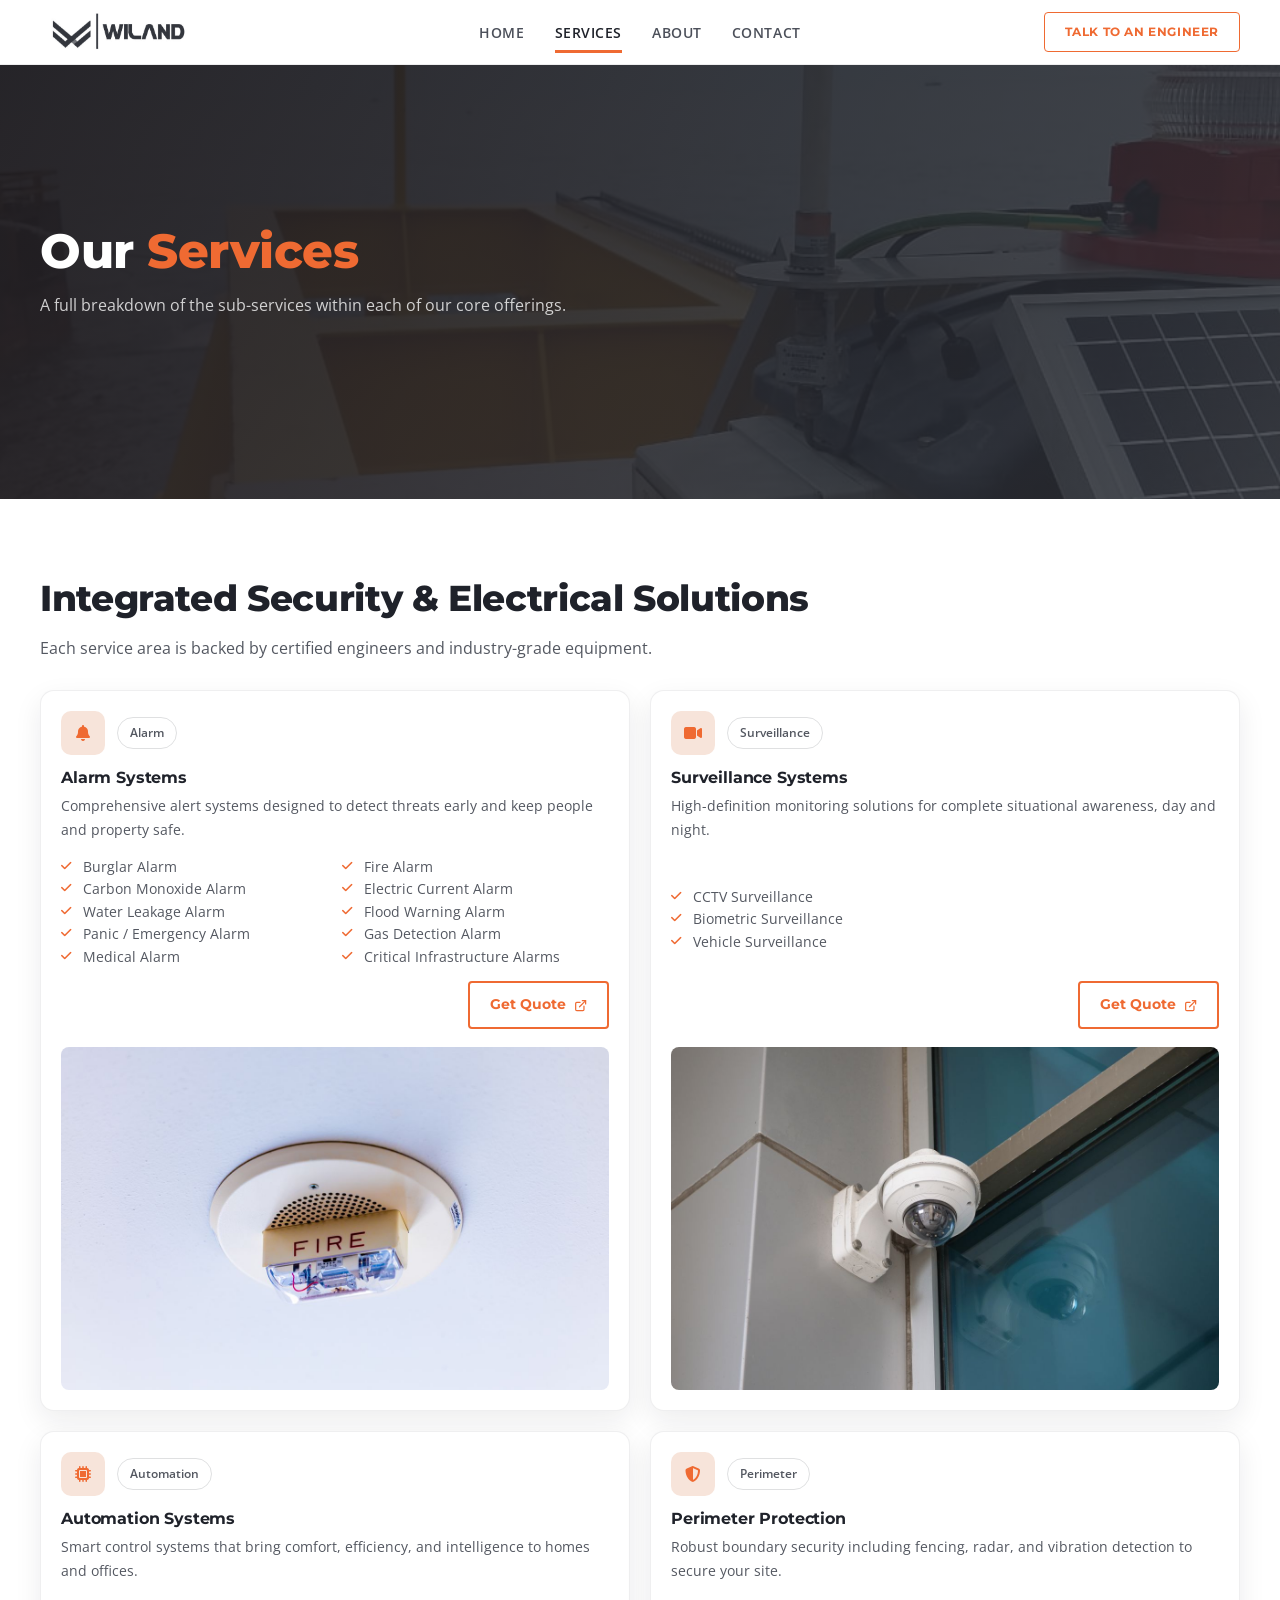
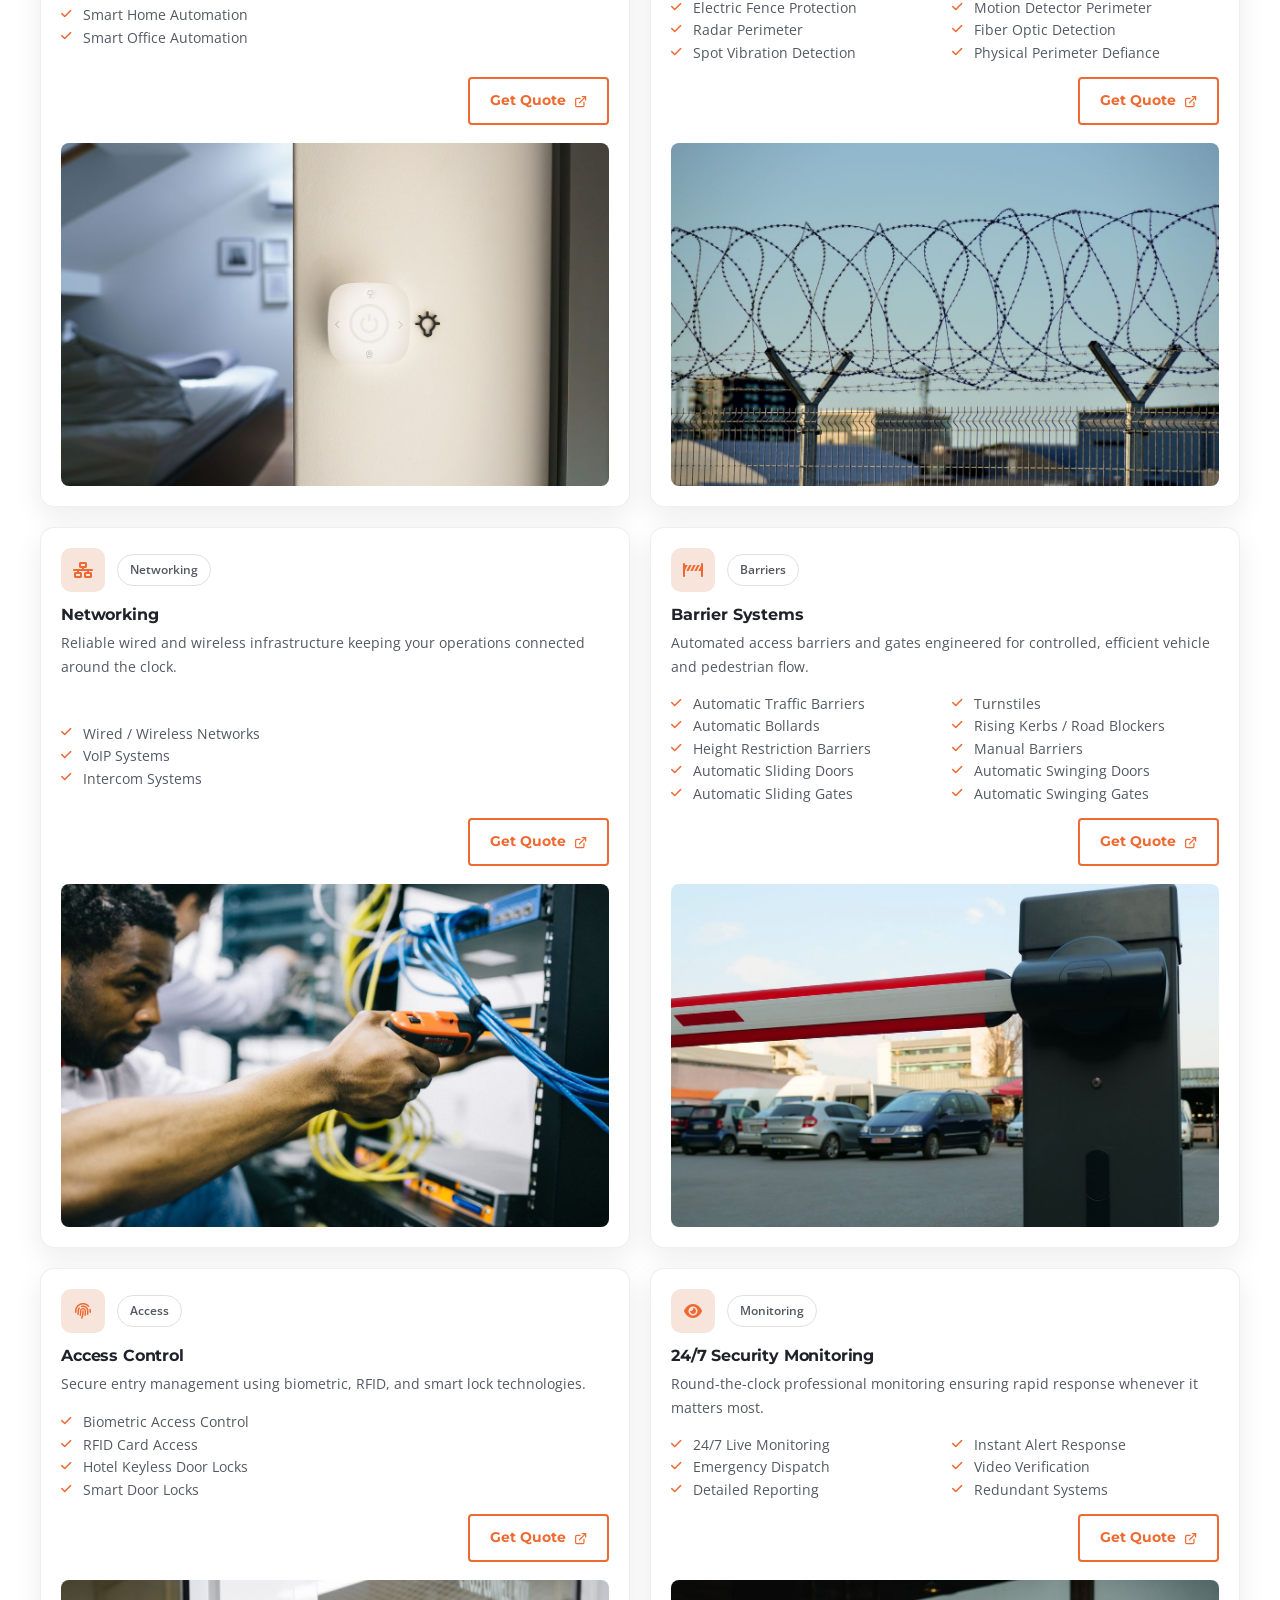
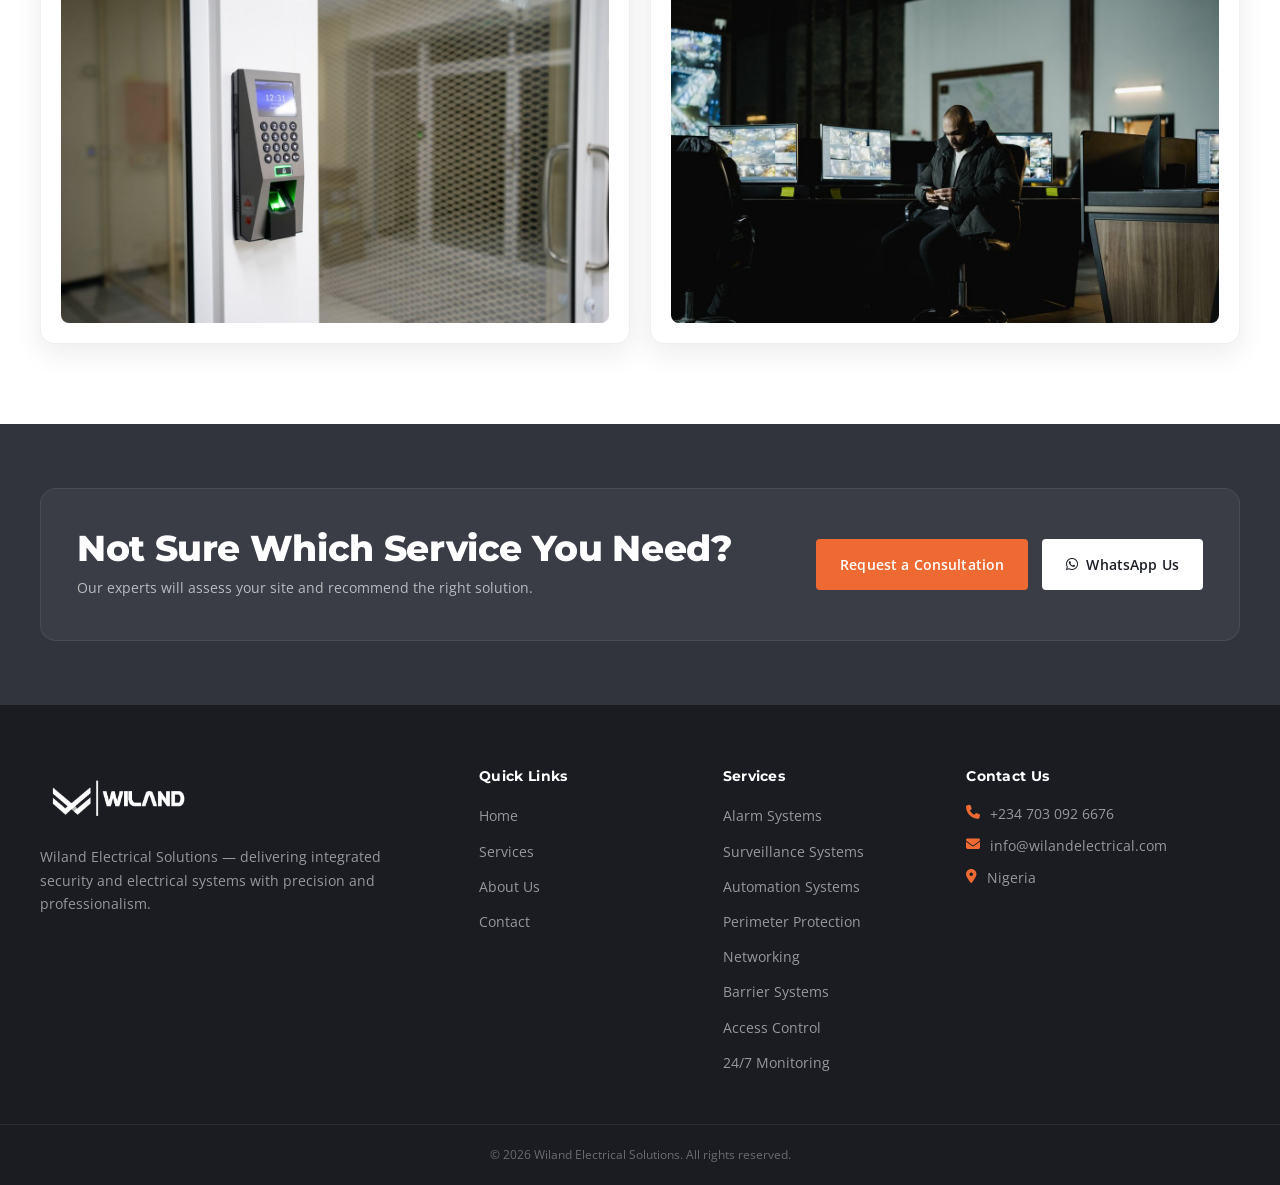
<file: services.html>
<!doctype html>
<html lang="en">
  <head>
    <meta charset="UTF-8" />
    <meta name="viewport" content="width=device-width, initial-scale=1.0" />
    <title>Services — Wiland Electrical Solutions</title>
    <link rel="icon" type="image/x-icon" href="assets/favicon/favicon.ico" />
    <link
      rel="icon"
      type="image/png"
      sizes="32x32"
      href="assets/favicon/favicon-32x32.png"
    />
    <link
      rel="icon"
      type="image/png"
      sizes="16x16"
      href="assets/favicon/favicon-16x16.png"
    />
    <link
      rel="apple-touch-icon"
      sizes="180x180"
      href="assets/favicon/apple-touch-icon.png"
    />
    <link rel="stylesheet" href="css/construction-template.css" />
    <link
      rel="stylesheet"
      href="https://cdnjs.cloudflare.com/ajax/libs/font-awesome/6.5.0/css/all.min.css"
    />
    <link
      href="https://fonts.googleapis.com/css2?family=Montserrat:wght@400;500;600;700;800&family=Open+Sans:wght@400;500;600;700&display=swap"
      rel="stylesheet"
    />
  </head>
  <body>
    <header class="site-header" id="header">
      <div class="container header-row">
        <a href="index.html" class="logo-link" aria-label="Wiland home">
          <img
            src="assets/images/wilandlogo-ash.png"
            alt="Wiland logo"
            class="logo-img"
          />
        </a>
        <a href="contact.html" class="talk-engineer-btn">Talk to an Engineer</a>

        <button class="hamburger" id="hamburger" aria-label="Toggle menu">
          <span></span><span></span><span></span>
        </button>
      </div>
    </header>
    <nav class="nav" id="nav">
      <div class="nav__panel">
        <div class="nav__panel-top">
          <img
            src="assets/images/wilandlogo-white.png"
            alt="Wiland logo"
            class="nav__panel-logo-img"
          />
          <button
            class="nav__close"
            id="navClose"
            type="button"
            aria-label="Close menu"
          >
            <span></span><span></span>
          </button>
        </div>
        <ul class="nav__list">
          <li><a href="index.html" class="nav__link">Home</a></li>
          <li>
            <a href="services.html" class="nav__link active">Services</a>
          </li>
          <li><a href="about.html" class="nav__link">About</a></li>
          <li><a href="contact.html" class="nav__link">Contact</a></li>
        </ul>
        <div class="nav__panel-meta">
          <a href="tel:+2347030926676" class="nav__panel-phone"
            >+234 703 092 6676</a
          >
          <a href="mailto:info@wilandelectrical.com" class="nav__panel-email"
            >info@wilandelectrical.com</a
          >
          <a href="contact.html" class="talk-engineer-btn">Talk to an Engineer</a>
        </div>
      </div>
    </nav>

    <section class="page-hero page-hero--alt">
      <div class="container">
        <h1 class="page-hero__title">Our <span>Services</span></h1>
        <p class="page-hero__sub">
          A full breakdown of the sub-services within each of our core
          offerings.
        </p>
      </div>
    </section>

    <section class="services-page">
      <div class="container">
        <div class="catalog-header">
          <h2>Integrated Security &amp; Electrical Solutions</h2>
          <p>
            Each service area is backed by certified engineers and
            industry-grade equipment.
          </p>
        </div>

        <div class="catalog-grid" id="services-grid">
          <div class="catalog-card" data-cat="alarm">
            <div class="catalog-card__media">
              <img src="assets/images/service-alarm.jpeg" alt="Alarm Systems" />
            </div>
            <div class="catalog-card__body">
              <div class="catalog-card__meta">
                <div class="catalog-card__icon-box"><i class="fas fa-bell"></i></div>
                <span class="catalog-card__tag">Alarm</span>
              </div>
              <h3>Alarm Systems</h3>
              <p class="catalog-card__desc">
                Comprehensive alert systems designed to detect threats early
                and keep people and property safe.
              </p>
              <ul class="catalog-card__list">
                <li>Burglar Alarm</li>
                <li>Fire Alarm</li>
                <li>Carbon Monoxide Alarm</li>
                <li>Electric Current Alarm</li>
                <li>Water Leakage Alarm</li>
                <li>Flood Warning Alarm</li>
                <li>Panic / Emergency Alarm</li>
                <li>Gas Detection Alarm</li>
                <li>Medical Alarm</li>
                <li>Critical Infrastructure Alarms</li>
              </ul>
              <a href="contact.html" class="catalog-card__link"
                >Get Quote <svg class="catalog-card__link-icon" viewBox="0 0 24 24" fill="none" aria-hidden="true"><path d="M18 13v6a2 2 0 0 1-2 2H5a2 2 0 0 1-2-2V8a2 2 0 0 1 2-2h6" stroke="currentColor" stroke-width="2.2" stroke-linecap="round" stroke-linejoin="round"/><polyline points="15 3 21 3 21 9" stroke="currentColor" stroke-width="2.2" stroke-linecap="round" stroke-linejoin="round" fill="none"/><line x1="10" y1="14" x2="21" y2="3" stroke="currentColor" stroke-width="2.2" stroke-linecap="round"/></svg></a
              >
            </div>
          </div>
          <div class="catalog-card" data-cat="surveillance">
            <div class="catalog-card__media">
              <img src="assets/images/service-surveillance.jpeg" alt="Surveillance Systems" />
            </div>
            <div class="catalog-card__body">
              <div class="catalog-card__meta">
                <div class="catalog-card__icon-box"><i class="fas fa-video"></i></div>
                <span class="catalog-card__tag">Surveillance</span>
              </div>
              <h3>Surveillance Systems</h3>
              <p class="catalog-card__desc">
                High-definition monitoring solutions for complete situational
                awareness, day and night.
              </p>
              <ul class="catalog-card__list">
                <li>CCTV Surveillance</li>
                <li>Biometric Surveillance</li>
                <li>Vehicle Surveillance</li>
              </ul>
              <a href="contact.html" class="catalog-card__link"
                >Get Quote <svg class="catalog-card__link-icon" viewBox="0 0 24 24" fill="none" aria-hidden="true"><path d="M18 13v6a2 2 0 0 1-2 2H5a2 2 0 0 1-2-2V8a2 2 0 0 1 2-2h6" stroke="currentColor" stroke-width="2.2" stroke-linecap="round" stroke-linejoin="round"/><polyline points="15 3 21 3 21 9" stroke="currentColor" stroke-width="2.2" stroke-linecap="round" stroke-linejoin="round" fill="none"/><line x1="10" y1="14" x2="21" y2="3" stroke="currentColor" stroke-width="2.2" stroke-linecap="round"/></svg></a
              >
            </div>
          </div>
          <div class="catalog-card" data-cat="automation">
            <div class="catalog-card__media">
              <img src="assets/images/service-automation.jpeg" alt="Automation Systems" />
            </div>
            <div class="catalog-card__body">
              <div class="catalog-card__meta">
                <div class="catalog-card__icon-box"><i class="fas fa-microchip"></i></div>
                <span class="catalog-card__tag">Automation</span>
              </div>
              <h3>Automation Systems</h3>
              <p class="catalog-card__desc">
                Smart control systems that bring comfort, efficiency, and
                intelligence to homes and offices.
              </p>
              <ul class="catalog-card__list">
                <li>Smart Home Automation</li>
                <li>Smart Office Automation</li>
              </ul>
              <a href="contact.html" class="catalog-card__link"
                >Get Quote <svg class="catalog-card__link-icon" viewBox="0 0 24 24" fill="none" aria-hidden="true"><path d="M18 13v6a2 2 0 0 1-2 2H5a2 2 0 0 1-2-2V8a2 2 0 0 1 2-2h6" stroke="currentColor" stroke-width="2.2" stroke-linecap="round" stroke-linejoin="round"/><polyline points="15 3 21 3 21 9" stroke="currentColor" stroke-width="2.2" stroke-linecap="round" stroke-linejoin="round" fill="none"/><line x1="10" y1="14" x2="21" y2="3" stroke="currentColor" stroke-width="2.2" stroke-linecap="round"/></svg></a
              >
            </div>
          </div>
          <div class="catalog-card" data-cat="perimeter">
            <div class="catalog-card__media">
              <img src="assets/images/service-perimeter.jpeg" alt="Perimeter Protection" />
            </div>
            <div class="catalog-card__body">
              <div class="catalog-card__meta">
                <div class="catalog-card__icon-box"><i class="fas fa-shield-alt"></i></div>
                <span class="catalog-card__tag">Perimeter</span>
              </div>
              <h3>Perimeter Protection</h3>
              <p class="catalog-card__desc">
                Robust boundary security including fencing, radar, and
                vibration detection to secure your site.
              </p>
              <ul class="catalog-card__list">
                <li>Electric Fence Protection</li>
                <li>Motion Detector Perimeter</li>
                <li>Radar Perimeter</li>
                <li>Fiber Optic Detection</li>
                <li>Spot Vibration Detection</li>
                <li>Physical Perimeter Defiance</li>
              </ul>
              <a href="contact.html" class="catalog-card__link"
                >Get Quote <svg class="catalog-card__link-icon" viewBox="0 0 24 24" fill="none" aria-hidden="true"><path d="M18 13v6a2 2 0 0 1-2 2H5a2 2 0 0 1-2-2V8a2 2 0 0 1 2-2h6" stroke="currentColor" stroke-width="2.2" stroke-linecap="round" stroke-linejoin="round"/><polyline points="15 3 21 3 21 9" stroke="currentColor" stroke-width="2.2" stroke-linecap="round" stroke-linejoin="round" fill="none"/><line x1="10" y1="14" x2="21" y2="3" stroke="currentColor" stroke-width="2.2" stroke-linecap="round"/></svg></a
              >
            </div>
          </div>
          <div class="catalog-card" data-cat="networking">
            <div class="catalog-card__media">
              <img src="assets/images/service-networking.jpeg" alt="Networking" />
            </div>
            <div class="catalog-card__body">
              <div class="catalog-card__meta">
                <div class="catalog-card__icon-box"><i class="fas fa-network-wired"></i></div>
                <span class="catalog-card__tag">Networking</span>
              </div>
              <h3>Networking</h3>
              <p class="catalog-card__desc">
                Reliable wired and wireless infrastructure keeping your
                operations connected around the clock.
              </p>
              <ul class="catalog-card__list">
                <li>Wired / Wireless Networks</li>
                <li>VoIP Systems</li>
                <li>Intercom Systems</li>
              </ul>
              <a href="contact.html" class="catalog-card__link"
                >Get Quote <svg class="catalog-card__link-icon" viewBox="0 0 24 24" fill="none" aria-hidden="true"><path d="M18 13v6a2 2 0 0 1-2 2H5a2 2 0 0 1-2-2V8a2 2 0 0 1 2-2h6" stroke="currentColor" stroke-width="2.2" stroke-linecap="round" stroke-linejoin="round"/><polyline points="15 3 21 3 21 9" stroke="currentColor" stroke-width="2.2" stroke-linecap="round" stroke-linejoin="round" fill="none"/><line x1="10" y1="14" x2="21" y2="3" stroke="currentColor" stroke-width="2.2" stroke-linecap="round"/></svg></a
              >
            </div>
          </div>
          <div class="catalog-card" data-cat="barrier">
            <div class="catalog-card__media">
              <img src="assets/images/service-barrier.jpeg" alt="Barrier Systems" />
            </div>
            <div class="catalog-card__body">
              <div class="catalog-card__meta">
                <div class="catalog-card__icon-box"><i class="fas fa-road-barrier"></i></div>
                <span class="catalog-card__tag">Barriers</span>
              </div>
              <h3>Barrier Systems</h3>
              <p class="catalog-card__desc">
                Automated access barriers and gates engineered for
                controlled, efficient vehicle and pedestrian flow.
              </p>
              <ul class="catalog-card__list">
                <li>Automatic Traffic Barriers</li>
                <li>Turnstiles</li>
                <li>Automatic Bollards</li>
                <li>Rising Kerbs / Road Blockers</li>
                <li>Height Restriction Barriers</li>
                <li>Manual Barriers</li>
                <li>Automatic Sliding Doors</li>
                <li>Automatic Swinging Doors</li>
                <li>Automatic Sliding Gates</li>
                <li>Automatic Swinging Gates</li>
              </ul>
              <a href="contact.html" class="catalog-card__link"
                >Get Quote <svg class="catalog-card__link-icon" viewBox="0 0 24 24" fill="none" aria-hidden="true"><path d="M18 13v6a2 2 0 0 1-2 2H5a2 2 0 0 1-2-2V8a2 2 0 0 1 2-2h6" stroke="currentColor" stroke-width="2.2" stroke-linecap="round" stroke-linejoin="round"/><polyline points="15 3 21 3 21 9" stroke="currentColor" stroke-width="2.2" stroke-linecap="round" stroke-linejoin="round" fill="none"/><line x1="10" y1="14" x2="21" y2="3" stroke="currentColor" stroke-width="2.2" stroke-linecap="round"/></svg></a
              >
            </div>
          </div>
          <div class="catalog-card" data-cat="access">
            <div class="catalog-card__media">
              <img src="assets/images/service-access.jpeg" alt="Access Control" />
            </div>
            <div class="catalog-card__body">
              <div class="catalog-card__meta">
                <div class="catalog-card__icon-box"><i class="fas fa-fingerprint"></i></div>
                <span class="catalog-card__tag">Access</span>
              </div>
              <h3>Access Control</h3>
              <p class="catalog-card__desc">
                Secure entry management using biometric, RFID, and smart
                lock technologies.
              </p>
              <ul class="catalog-card__list">
                <li>Biometric Access Control</li>
                <li>RFID Card Access</li>
                <li>Hotel Keyless Door Locks</li>
                <li>Smart Door Locks</li>
              </ul>
              <a href="contact.html" class="catalog-card__link"
                >Get Quote <svg class="catalog-card__link-icon" viewBox="0 0 24 24" fill="none" aria-hidden="true"><path d="M18 13v6a2 2 0 0 1-2 2H5a2 2 0 0 1-2-2V8a2 2 0 0 1 2-2h6" stroke="currentColor" stroke-width="2.2" stroke-linecap="round" stroke-linejoin="round"/><polyline points="15 3 21 3 21 9" stroke="currentColor" stroke-width="2.2" stroke-linecap="round" stroke-linejoin="round" fill="none"/><line x1="10" y1="14" x2="21" y2="3" stroke="currentColor" stroke-width="2.2" stroke-linecap="round"/></svg></a
              >
            </div>
          </div>
          <div class="catalog-card" data-cat="monitoring">
            <div class="catalog-card__media">
              <img src="assets/images/service-monitoring.jpeg" alt="24/7 Monitoring" />
            </div>
            <div class="catalog-card__body">
              <div class="catalog-card__meta">
                <div class="catalog-card__icon-box"><i class="fas fa-eye"></i></div>
                <span class="catalog-card__tag">Monitoring</span>
              </div>
              <h3>24/7 Security Monitoring</h3>
              <p class="catalog-card__desc">
                Round-the-clock professional monitoring ensuring rapid
                response whenever it matters most.
              </p>
              <ul class="catalog-card__list">
                <li>24/7 Live Monitoring</li>
                <li>Instant Alert Response</li>
                <li>Emergency Dispatch</li>
                <li>Video Verification</li>
                <li>Detailed Reporting</li>
                <li>Redundant Systems</li>
              </ul>
              <a href="contact.html" class="catalog-card__link"
                >Get Quote <svg class="catalog-card__link-icon" viewBox="0 0 24 24" fill="none" aria-hidden="true"><path d="M18 13v6a2 2 0 0 1-2 2H5a2 2 0 0 1-2-2V8a2 2 0 0 1 2-2h6" stroke="currentColor" stroke-width="2.2" stroke-linecap="round" stroke-linejoin="round"/><polyline points="15 3 21 3 21 9" stroke="currentColor" stroke-width="2.2" stroke-linecap="round" stroke-linejoin="round" fill="none"/><line x1="10" y1="14" x2="21" y2="3" stroke="currentColor" stroke-width="2.2" stroke-linecap="round"/></svg></a
              >
            </div>
          </div>
        </div>
      </div>
    </section>

    <section class="cta-banner">
      <div class="container cta-banner__inner">
        <div class="cta-banner__text">
          <h2>Not Sure Which Service You Need?</h2>
          <p>
            Our experts will assess your site and recommend the right solution.
          </p>
        </div>
        <div class="cta-banner__actions">
          <a href="contact.html" class="btn btn-primary"
            >Request a Consultation</a
          >
          <a
            href="https://wa.me/2347030926676"
            class="btn"
            style="background: #ffffff; color: #1b1f26; border-color: #ffffff"
            ><i class="fab fa-whatsapp"></i> WhatsApp Us</a
          >
        </div>
      </div>
    </section>

    <footer class="footer">
      <div class="container footer__top">
        <div class="footer__brand">
          <img
            src="assets/images/wilandlogo-white.png"
            alt="Wiland logo"
            class="footer__logo"
          />
          <p>
            Wiland Electrical Solutions — delivering integrated security and
            electrical systems with precision and professionalism.
          </p>
        </div>
        <div class="footer__col">
          <h5>Quick Links</h5>
          <ul>
            <li><a href="index.html">Home</a></li>
            <li><a href="services.html">Services</a></li>
            <li><a href="about.html">About Us</a></li>
            <li><a href="contact.html">Contact</a></li>
          </ul>
        </div>
        <div class="footer__col">
          <h5>Services</h5>
          <ul>
            <li><a href="services.html">Alarm Systems</a></li>
            <li>
              <a href="services.html">Surveillance Systems</a>
            </li>
            <li><a href="services.html">Automation Systems</a></li>
            <li><a href="services.html">Perimeter Protection</a></li>
            <li><a href="services.html">Networking</a></li>
            <li><a href="services.html">Barrier Systems</a></li>
            <li><a href="services.html">Access Control</a></li>
            <li><a href="services.html">24/7 Monitoring</a></li>
          </ul>
        </div>
        <div class="footer__col">
          <h5>Contact Us</h5>
          <ul class="footer__contact">
            <li>
              <i class="fas fa-phone"></i
              ><a href="tel:+2347030926676">+234 703 092 6676</a>
            </li>
            <li>
              <i class="fas fa-envelope"></i
              ><a href="mailto:info@wilandelectrical.com"
                >info@wilandelectrical.com</a
              >
            </li>
            <li><i class="fas fa-map-marker-alt"></i> Nigeria</li>
          </ul>
        </div>
      </div>
      <div class="footer__bottom">
        <div class="container">
          <p>&copy; 2026 Wiland Electrical Solutions. All rights reserved.</p>
        </div>
      </div>
    </footer>

    <script src="js/main.js"></script>
  </body>
</html>
</file>
<file: css/construction-template.css>
* {
  box-sizing: border-box;
  margin: 0;
  padding: 0;
}

/* ── Subtle load-in / scroll reveal ── */
.reveal {
  opacity: 0;
  transform: translateY(16px);
  transition:
    opacity 0.6s ease,
    transform 0.6s ease;
}

.reveal.is-visible {
  opacity: 1;
  transform: none;
}

@media (prefers-reduced-motion: reduce) {
  .reveal {
    opacity: 1;
    transform: none;
    transition: none;
  }
}

:root {
  --brand-gray: #31343b;
  --brand-gray-2: #3a3d46;
  --brand-orange: #ef6a32;
  --ink: #1f222a;
  --text: #545861;
  --light-bg: #f1f3f6;
  --card: #ffffff;
  --white: #ffffff;

  /* ── Type scale (Major Third — 1.25×) ── */
  --text-xs: 0.75rem; /* 12px — labels, badges, legal */
  --text-sm: 0.875rem; /* 14px — captions, meta, footer links */
  --text-base: 1rem; /* 16px — body copy */
  --text-md: 1.125rem; /* 18px — lead / intro paragraphs */
  --text-lg: 1.25rem; /* 20px — card titles, small headings */
  --text-xl: 1.5rem; /* 24px — h4 section headings */
  --text-2xl: 1.875rem; /* 30px — h3 page sub-headings */
  --text-3xl: 2.25rem; /* 36px — h2 section headings */
  --text-4xl: 3rem; /* 48px — h1 page titles */
  --text-5xl: 3.75rem; /* 60px — hero display */

  /* ── Line heights ── */
  --leading-tight: 1.1;
  --leading-snug: 1.25;
  --leading-normal: 1.5;
  --leading-relaxed: 1.7;

  /* ── Font weights ── */
  --weight-regular: 400;
  --weight-medium: 500;
  --weight-semibold: 600;
  --weight-bold: 700;
  --weight-black: 800;
}

html {
  scroll-behavior: smooth;
}

body {
  font-family: "Open Sans", sans-serif;
  font-size: var(--text-base);
  font-weight: var(--weight-regular);
  color: var(--ink);
  background: #ffffff;
  line-height: var(--leading-relaxed);
}

a {
  color: inherit;
  text-decoration: none;
}

img {
  max-width: 100%;
  display: block;
}

.container {
  width: min(1200px, 100% - 40px);
  margin: 0 auto;
}

.eyebrow {
  color: rgba(255, 255, 255, 0.82);
  text-transform: uppercase;
  letter-spacing: 0.15em;
  font-size: var(--text-xs);
  font-weight: var(--weight-bold);
  margin-bottom: 12px;
}

.eyebrow-dark {
  color: #62656f;
}

h1,
h2,
h3,
h4,
h5,
h6 {
  font-family: "Montserrat", sans-serif;
  font-weight: var(--weight-black);
  line-height: var(--leading-tight);
  letter-spacing: -0.01em;
  margin: 0;
}

h1 {
  font-size: clamp(var(--text-3xl), 5vw, var(--text-5xl));
}

h2 {
  font-size: clamp(var(--text-2xl), 4vw, var(--text-3xl));
}

h3 {
  font-size: clamp(var(--text-xl), 3vw, var(--text-2xl));
}

h4 {
  font-size: var(--text-lg);
  font-weight: var(--weight-bold);
}

h5 {
  font-size: var(--text-base);
  font-weight: var(--weight-bold);
}

h6 {
  font-size: var(--text-sm);
  font-weight: var(--weight-bold);
  text-transform: uppercase;
  letter-spacing: 0.05em;
}

p {
  margin: 0;
}

.btn {
  display: inline-flex;
  align-items: center;
  justify-content: center;
  gap: 8px;
  border: 2px solid transparent;
  padding: 12px 22px;
  border-radius: 4px;
  font-size: var(--text-sm);
  font-weight: var(--weight-semibold);
  letter-spacing: 0.01em;
  transition: 0.25s ease;
}

.btn-primary {
  background: var(--brand-orange);
  color: var(--white);
}

.btn-primary:hover {
  background: #df5f2b;
}

.btn-outline {
  border-color: rgba(255, 255, 255, 0.55);
  color: var(--white);
}

.btn-outline:hover {
  background: var(--white);
  color: var(--ink);
}

.btn-dark {
  background: var(--brand-gray);
  color: var(--white);
}

.btn-dark:hover {
  background: #24262d;
}

.btn-outline-orange {
  border-color: var(--brand-orange);
  color: var(--brand-orange);
}

.btn-outline-orange:hover {
  background: var(--brand-orange);
  color: var(--white);
}

.btn-outline-dark {
  border-color: var(--brand-gray);
  color: var(--brand-gray);
}

.btn-outline-dark:hover {
  background: var(--brand-gray);
  color: var(--white);
}

.site-header {
  position: sticky;
  top: 0;
  width: 100%;
  z-index: 100;
  background: var(--white);
  border-bottom: 1px solid rgba(31, 34, 42, 0.08);
  box-shadow: none;
  transition: box-shadow 0.3s ease;
}

.site-header.scrolled {
  box-shadow: 0 4px 24px rgba(20, 22, 28, 0.08);
}

.header-row {
  min-height: 64px;
  display: flex;
  align-items: center;
  gap: 28px;
}

.header-row .logo-link {
  margin-right: auto;
}

/* ── Desktop nav: fixed overlay aligned to header row ── */
.nav {
  /* Sticky (not fixed) so it scrolls/bounces as one unit with .site-header
     instead of drifting apart from it during overscroll rubber-banding. */
  position: sticky;
  top: 0;
  margin-top: -64px;
  height: 64px;
  z-index: 101;
  display: flex;
  align-items: center;
  justify-content: center;
  pointer-events: none;
  background: transparent;
  /* Not a full-screen overlay on desktop */
  bottom: auto;
  visibility: visible;
  opacity: 1;
  transform: none;
  overflow: visible;
}

.logo-link {
  display: inline-flex;
  align-items: center;
  flex-shrink: 0;
}

.logo-img {
  width: 160px;
  height: auto;
  object-fit: contain;
}

.nav__list {
  display: flex;
  align-items: center;
  list-style: none;
  gap: 30px;
  justify-content: center;
}

.nav__link {
  color: #4c505a;
  font-size: var(--text-sm);
  font-weight: var(--weight-semibold);
  text-transform: uppercase;
  letter-spacing: 0.04em;
  padding: 8px 0;
  border-bottom: 3px solid transparent;
}

.nav__link:hover,
.nav__link.active {
  color: var(--ink);
  border-bottom-color: var(--brand-orange);
}

.nav__panel {
  display: flex;
  align-items: center;
  justify-content: center;
  pointer-events: auto; /* re-enable clicks on the nav links */
}

.nav__panel-top,
.nav__panel-meta {
  display: none;
}

.nav__panel-logo-text {
  font-family: "Montserrat", sans-serif;
  font-size: var(--text-xl);
  font-weight: var(--weight-black);
  color: #ffffff;
}

/* ── "Talk to an Engineer" — orange, line-drawn ── */
.talk-engineer-btn {
  display: inline-flex;
  align-items: center;
  justify-content: center;
  height: 40px;
  padding: 0 20px;
  background: transparent;
  border: 1.5px solid var(--brand-orange);
  border-radius: 4px;
  color: var(--brand-orange);
  font-family: "Montserrat", sans-serif;
  font-size: var(--text-xs);
  font-weight: var(--weight-bold);
  letter-spacing: 0.05em;
  text-transform: uppercase;
  white-space: nowrap;
  transition:
    background 0.25s ease,
    color 0.25s ease;
}

.talk-engineer-btn:hover {
  background: var(--brand-orange);
  color: var(--white);
}

.hamburger {
  display: none;
  flex-direction: column;
  justify-content: center;
  align-items: center;
  gap: 5px;
  width: 40px;
  height: 40px;
  border: none;
  background: none;
  cursor: pointer;
  padding: 0;
  position: relative;
  z-index: 1002;
}

.hamburger span {
  display: block;
  width: 24px;
  height: 2px;
  background: var(--ink);
  border-radius: 999px;
  transform-origin: center;
  transition:
    transform 0.35s cubic-bezier(0.4, 0, 0.2, 1),
    opacity 0.25s ease,
    width 0.35s cubic-bezier(0.4, 0, 0.2, 1);
}

/* Morph to X when open */
.hamburger.open span:nth-child(1) {
  transform: translateY(7px) rotate(45deg);
}

.hamburger.open span:nth-child(2) {
  opacity: 0;
  width: 0;
}

.hamburger.open span:nth-child(3) {
  transform: translateY(-7px) rotate(-45deg);
}

/* ── Hero slideshow (Ken Burns fade) ── */
.hero-slides {
  display: block;
  position: absolute;
  inset: 0;
  overflow: hidden;
  z-index: 0;
}

.hero-slide {
  position: absolute;
  inset: 0;
  background-size: cover;
  background-position: center;
  opacity: 0;
  animation: heroKenBurns 30s ease-in-out infinite;
}

/* Stagger each slide by 7.5s (30s total / 4 slides) */
.hero-slide:nth-child(1) {
  animation-delay: 0s;
  z-index: 1;
}
.hero-slide:nth-child(2) {
  animation-delay: 7.5s;
  z-index: 1;
}
.hero-slide:nth-child(3) {
  animation-delay: 15s;
  z-index: 1;
}
.hero-slide:nth-child(4) {
  animation-delay: 22.5s;
  z-index: 1;
}

@keyframes heroKenBurns {
  0% {
    opacity: 0;
    transform: scale(1.12);
  }
  8% {
    opacity: 1;
  }
  /* hold visible */
  20% {
    opacity: 1;
    transform: scale(1);
  }
  /* fade out */
  26% {
    opacity: 0;
    transform: scale(1);
  }
  100% {
    opacity: 0;
    transform: scale(1);
  }
}

.hero {
  position: relative;
  min-height: 100vh;
  display: flex;
  align-items: center;
  background: #1a1c22;
  color: var(--white);
}

.hero-overlay {
  position: absolute;
  inset: 0;
  z-index: 2;
  background:
    linear-gradient(
      160deg,
      rgba(18, 20, 26, 0.78) 0%,
      rgba(18, 20, 26, 0.55) 100%
    ),
    linear-gradient(
      to right,
      rgba(239, 106, 50, 0.4),
      rgba(239, 106, 50, 0) 65%
    );
}

.hero-inner {
  position: relative;
  z-index: 3;
  padding: 80px 0;
}

.hero .container {
  width: min(1200px, 100% - 72px);
}

.hero-grid {
  display: grid;
  grid-template-columns: 1fr;
  align-items: center;
}

.hero-copy {
  width: 100%;
  max-width: 720px;
}

.hero h1 {
  font-size: clamp(var(--text-3xl), 5.3vw, var(--text-5xl));
  line-height: var(--leading-tight);
  margin-bottom: 20px;
}

.hero h1 span {
  color: var(--brand-orange);
}

.hero p {
  max-width: 620px;
  color: rgba(255, 255, 255, 0.88);
  margin-bottom: 32px;
  font-size: var(--text-md);
  line-height: var(--leading-relaxed);
}

.hero-actions {
  display: flex;
  flex-wrap: wrap;
  align-items: center;
  gap: 14px;
  margin-bottom: 12px;
}

.hero-actions .btn {
  padding: 14px 26px;
}

.hero-actions .btn .arrow {
  margin-left: 2px;
}

.about-highlight {
  position: relative;
  padding: 64px 0;
  background: #ffffff;
  overflow: hidden;
  isolation: isolate;
}

.about-highlight::before {
  content: none;
}

.about-highlight::after {
  content: "";
  position: absolute;
  width: min(1220px, 94%);
  height: 420px;
  top: 56px;
  left: 50%;
  transform: translateX(-50%);
  background: url("../assets/images/world-map-dots.svg") center / contain
    no-repeat;
  opacity: 0.42;
  z-index: 0;
  pointer-events: none;
}

.about-highlight-grid {
  position: relative;
  z-index: 1;
  display: grid;
  grid-template-columns: 1fr 1fr;
  gap: 32px;
  align-items: stretch;
}

.about-copy h2 {
  margin-bottom: 20px;
  color: var(--ink);
}

.about-copy h2 span {
  color: var(--brand-orange);
}

.about-copy .about-strong {
  color: #3f434e;
  font-weight: var(--weight-semibold);
  font-size: var(--text-md);
  line-height: var(--leading-snug);
  margin-bottom: 12px;
}

.about-copy p {
  color: #656a75;
  max-width: 560px;
  margin-bottom: 18px;
  font-size: var(--text-base);
  line-height: var(--leading-relaxed);
}

.about-copy__row {
  display: flex;
  flex-direction: column;
  align-items: flex-start;
  gap: 18px;
}

.about-copy__row p {
  margin-bottom: 0;
}

.about-copy .btn {
  margin-top: 10px;
  flex-shrink: 0;
}

.about-copy__row .btn {
  margin-top: 0;
}

.about-visual {
  position: relative;
  justify-self: end;
  width: 100%;
  display: flex;
  flex-direction: column;
}

.about-image-wrap {
  position: relative;
  width: min(480px, 100%);
  height: 100%;
  max-height: 460px;
  margin-left: auto;
  border-radius: 8px;
  overflow: hidden;
  box-shadow: 0 4px 14px rgba(35, 40, 53, 0.1);
}

/* Grid wrapper — transparent on desktop, becomes a grid on mobile */
.about-image-grid {
  position: relative;
  flex: 1;
}

/* Extra image hidden on desktop */
.about-image-extra {
  display: none;
  position: relative;
}

/* ── Orange left-to-right tint — standalone (non-card) photography ── */
.tint-frame {
  position: relative;
  overflow: hidden;
}

.about-image-wrap::after,
.about-image-thumb::after,
.about-image-extra::after,
.tint-frame::after {
  content: "";
  position: absolute;
  inset: 0;
  background: linear-gradient(
    to right,
    rgba(239, 106, 50, 0.4),
    rgba(239, 106, 50, 0) 65%
  );
  pointer-events: none;
}

.about-image-wrap img {
  width: 100%;
  height: 100%;
  object-fit: cover;
  object-position: center top;
}

/* Mobile-only button hidden on desktop */
.about-btn-mobile {
  display: none;
}

.about-image-thumb {
  display: none;
  position: absolute;
  right: -30px;
  bottom: 0;
  width: min(220px, 44%);
  border-radius: 6px;
  overflow: hidden;
  border: 8px solid #f1f3f6;
  box-shadow: 0 14px 30px rgba(35, 40, 53, 0.2);
}

.about-image-thumb img {
  width: 100%;
  height: 160px;
  object-fit: cover;
}

/* Worth knowing section */
.worth-knowing {
  padding: 82px 0;
  background:
    radial-gradient(
      circle at 12% 18%,
      rgba(239, 106, 50, 0.08),
      transparent 32%
    ),
    #eef0f3;
}

.worth-head .eyebrow-dark {
  color: #6a6f7a;
}

.worth-head h2 {
  color: #1f2430;
}

.worth-grid {
  display: grid;
  grid-template-columns: repeat(3, minmax(0, 1fr));
  gap: 18px;
}

.worth-card {
  background: var(--white);
  border: 1px solid rgba(34, 37, 44, 0.07);
  border-radius: 14px;
  padding: 22px 20px 20px;
  box-shadow: 0 10px 28px rgba(27, 31, 38, 0.08);
  transition:
    transform 0.3s ease,
    box-shadow 0.3s ease;
}

.worth-card:hover {
  transform: translateY(-4px);
  box-shadow: 0 18px 40px rgba(27, 31, 38, 0.13);
}

.worth-figure {
  font-family: "Montserrat", sans-serif;
  font-size: clamp(var(--text-2xl), 4vw, var(--text-4xl));
  font-weight: var(--weight-black);
  line-height: 1;
  letter-spacing: -0.02em;
  color: var(--brand-orange);
  margin-bottom: 10px;
}

.worth-caption {
  color: var(--text);
  font-size: var(--text-sm);
  line-height: var(--leading-relaxed);
  margin: 0;
}


.section-head {
  text-align: left;
  max-width: 760px;
  margin: 0 0 34px;
}

.section-head h2 {
  margin-bottom: 12px;
}

.section-head p {
  color: var(--text);
  font-size: var(--text-base);
  line-height: var(--leading-relaxed);
}

.industries {
  padding: 96px 0;
  background: #eef0f3;
}

.industries .section-head {
  margin-bottom: 48px;
}

.industries-grid {
  display: grid;
  grid-template-columns: repeat(3, minmax(0, 1fr));
  gap: 24px;
}

.industry-card {
  display: flex;
  align-items: center;
  gap: 16px;
  background: var(--white);
  border: 1px solid rgba(34, 37, 44, 0.1);
  border-radius: 12px;
  padding: 28px 26px;
  text-align: left;
  box-shadow: none;
  transition: border-color 0.25s ease;
}

.industry-card:hover {
  border-color: rgba(239, 106, 50, 0.4);
}

.industry-card__icon {
  width: 46px;
  height: 46px;
  flex-shrink: 0;
  border-radius: 10px;
  background: #f7e4da;
  color: var(--brand-orange);
  display: flex;
  align-items: center;
  justify-content: center;
  font-size: 1rem;
}

.industry-card h4 {
  font-size: var(--text-sm);
  font-weight: var(--weight-bold);
  color: var(--ink);
}

.catalog {
  padding: 64px 0;
  overflow: hidden;
  background: #ffffff;
}

.catalog-header {
  text-align: left;
  max-width: 800px;
  margin: 0 0 56px;
}

.catalog-header__tag {
  display: inline-flex;
  align-items: center;
  justify-content: flex-start;
  min-height: 48px;
  padding: 0 24px 0 0;
  margin-bottom: 20px;
  /* background: rgba(239, 106, 50, 0.18); */
  color: var(--brand-orange);
  border-radius: 6px;
  font-family: "Montserrat", sans-serif;
  font-size: var(--text-xs);
  font-weight: var(--weight-black);
  letter-spacing: 0.14em;
  text-transform: uppercase;
}

.catalog-header h2 {
  color: var(--ink);
  margin-bottom: 16px;
}

.catalog-header p {
  max-width: 760px;
  margin: 0;
  color: var(--text);
  font-size: var(--text-base);
  line-height: var(--leading-relaxed);
}

/* Services page — white background overrides */
.services-page .catalog-header__tag {
  background: #f7e4da;
  color: var(--brand-orange);
}

.catalog-grid {
  display: grid;
  grid-template-columns: repeat(3, minmax(0, 1fr));
  gap: 20px;
}

.catalog-card {
  display: flex;
  flex-direction: column;
  min-height: 100%;
  background: var(--white);
  border-radius: 14px;
  border: 1px solid rgba(34, 37, 44, 0.07);
  box-shadow: 0 10px 28px rgba(27, 31, 38, 0.08);
  padding: 20px;
  transition:
    transform 0.3s ease,
    box-shadow 0.3s ease;
}

.catalog-card:hover {
  transform: translateY(-4px);
  box-shadow: 0 18px 40px rgba(27, 31, 38, 0.13);
}

.catalog-card__media {
  position: relative;
  aspect-ratio: 16 / 10;
  overflow: hidden;
  border-radius: 8px;
  margin-bottom: 18px;
  background: #dde2e9;
}

#services-grid .catalog-card__media {
  order: 3;
  margin-bottom: 0;
  margin-top: 18px;
}

.catalog-card__meta {
  display: flex;
  align-items: center;
  gap: 12px;
  margin-bottom: 14px;
}

.catalog-card__icon-box {
  width: 44px;
  height: 44px;
  flex-shrink: 0;
  border-radius: 10px;
  background: #f7e4da;
  color: var(--brand-orange);
  display: flex;
  align-items: center;
  justify-content: center;
  font-size: var(--text-base);
}

.catalog-card__tag {
  display: inline-block;
  padding: 5px 12px;
  border-radius: 999px;
  border: 1px solid rgba(34, 37, 44, 0.14);
  color: var(--text);
  font-size: var(--text-xs);
  font-weight: var(--weight-semibold);
}

.catalog-card__desc {
  color: var(--text);
  font-size: var(--text-sm);
  line-height: var(--leading-relaxed);
  margin-bottom: 16px;
}

.catalog-card__media img {
  width: 100%;
  height: 100%;
  object-fit: cover;
  transition: transform 0.45s ease;
}

.catalog-card:hover .catalog-card__media img {
  transform: scale(1.04);
}

.catalog-card__body {
  display: flex;
  flex: 1;
  flex-direction: column;
  padding: 0;
}

.catalog-card__body h3 {
  font-size: var(--text-base);
  font-weight: var(--weight-bold);
  color: var(--ink);
  margin-bottom: 8px;
}

.catalog-card__body p {
  color: var(--text);
  font-size: var(--text-sm);
  line-height: var(--leading-relaxed);
  flex: 1;
}

.catalog-card__list {
  list-style: none;
  display: grid;
  grid-template-columns: 1fr;
  align-content: start;
  gap: 5px 14px;
  margin: 0;
  padding: 0;
  flex: 1;
}

.catalog-card__list:has(li:nth-child(6)) {
  grid-template-columns: 1fr 1fr;
}

.catalog-card__list li {
  position: relative;
  padding-left: 22px;
  color: var(--text);
  font-size: var(--text-sm);
  line-height: var(--leading-snug);
}

.catalog-card__list li::before {
  content: "\f00c";
  font-family: "Font Awesome 6 Free";
  font-weight: 900;
  position: absolute;
  left: 0;
  top: 0.05em;
  font-size: 0.85em;
  color: var(--brand-orange);
}

.catalog-card__link {
  display: inline-flex;
  align-self: flex-end;
  align-items: center;
  gap: 8px;
  margin-top: 16px;
  padding: 10px 20px;
  border-radius: 4px;
  border: 2px solid var(--brand-orange);
  background: transparent;
  color: var(--brand-orange);
  font-family: "Montserrat", sans-serif;
  font-size: var(--text-sm);
  font-weight: var(--weight-bold);
  transition: background 0.25s ease, color 0.25s ease;
}

.catalog-card__link:hover {
  background: var(--brand-orange);
  color: var(--white);
}

.catalog-card__link-icon {
  width: 0.95em;
  height: 0.95em;
  flex-shrink: 0;
}

.arrow {
  width: 0.85em;
  height: 0.85em;
  flex-shrink: 0;
  display: inline-block;
  vertical-align: middle;
}

.catalog-cta {
  display: flex;
  justify-content: center;
  margin-top: 56px;
}

.contact-cta {
  padding: 82px 0;
  background: var(--brand-gray);
}

.contact-cta-inner {
  background: var(--brand-gray-2);
  border: 1px solid rgba(255, 255, 255, 0.08);
  border-radius: 12px;
  padding: 30px;
  display: grid;
  grid-template-columns: 1.4fr 1fr;
  gap: 24px;
  align-items: center;
}

.contact-cta-inner h2 {
  margin-bottom: 10px;
  color: var(--white);
}

.contact-cta-inner p {
  color: rgba(255, 255, 255, 0.65);
  font-size: var(--text-base);
  line-height: var(--leading-relaxed);
}

.contact-cta-inner .eyebrow-dark {
  color: rgba(255, 255, 255, 0.5);
}

.contact-actions {
  display: flex;
  flex-wrap: wrap;
  gap: 10px;
}

@media (max-width: 1020px) {
  .industries-grid {
    grid-template-columns: repeat(3, minmax(0, 1fr));
  }

  .header-row .talk-engineer-btn {
    display: none;
  }

  .hamburger {
    display: flex;
    justify-self: end;
    margin-left: auto;
    position: relative;
    z-index: 201;
  }

  /* ── Nav panel: full-screen overlay on mobile ── */
  .nav {
    position: fixed;
    top: 64px;
    left: 0;
    right: 0;
    bottom: 0;
    margin-top: 0;
    height: auto;
    z-index: 200;
    background: rgba(30, 32, 40, 0.98);
    backdrop-filter: blur(16px);
    -webkit-backdrop-filter: blur(16px);
    box-shadow: 0 16px 40px rgba(0, 0, 0, 0.35);
    visibility: hidden;
    opacity: 0;
    pointer-events: none;
    transform: translateY(-10px);
    transition:
      opacity 0.28s cubic-bezier(0.4, 0, 0.2, 1),
      transform 0.28s cubic-bezier(0.4, 0, 0.2, 1),
      visibility 0s linear 0.28s;
    overflow-y: auto;
    justify-content: flex-start;
    align-items: stretch;
  }

  .nav.open {
    visibility: visible;
    opacity: 1;
    pointer-events: auto;
    transform: translateY(0);
    transition:
      opacity 0.28s cubic-bezier(0.4, 0, 0.2, 1),
      transform 0.28s cubic-bezier(0.4, 0, 0.2, 1),
      visibility 0s linear 0s;
  }

  body.nav-open {
    overflow: hidden;
  }

  /* Panel layout */
  .nav__panel {
    display: flex;
    flex-direction: column;
    width: 100%;
    align-items: stretch;
  }

  .nav__panel-top {
    display: none;
  }

  .nav__panel-meta {
    display: flex;
  }

  /* ── Nav links ── */
  .nav__list {
    flex-direction: column;
    align-items: center;
    justify-content: flex-start;
    gap: 0;
    padding: 20px 24px 8px;
    margin-bottom: 0;
    min-height: auto;
  }

  .nav__list li {
    width: 100%;
    text-align: center;
    border-bottom: none;
  }
  .nav__link {
    display: block;
    padding: 12px 0;
    color: rgba(255, 255, 255, 0.78);
    font-family: "Montserrat", sans-serif;
    font-size: var(--text-base);
    font-weight: var(--weight-semibold);
    letter-spacing: 0.06em;
    text-transform: uppercase;
    text-align: center;
    line-height: var(--leading-snug);
    border-bottom: none;
    transition: color 0.2s ease;
  }

  .nav__link::after {
    content: none;
  }

  .nav__link:hover {
    color: #ffffff;
  }

  .nav__link.active {
    color: var(--brand-orange);
  }

  /* ── Meta (phone / email / socials) ── */
  .nav__panel-meta {
    flex-direction: column;
    align-items: center;
    gap: 6px;
    padding: 12px 24px 24px;
    border-top: none;
  }

  .nav.open .nav__panel-meta {
    opacity: 1;
    transform: none;
  }

  .nav__panel-phone,
  .nav__panel-email {
    color: rgba(255, 255, 255, 0.55);
    font-size: var(--text-sm);
    font-weight: var(--weight-semibold);
  }

  .nav__panel-phone:hover,
  .nav__panel-email:hover {
    color: var(--brand-orange);
  }

  .nav__panel-meta .talk-engineer-btn {
    width: 100%;
    max-width: 260px;
    margin-top: 12px;
  }

  .hero-copy {
    max-width: 100%;
  }

  .about-highlight-grid {
    grid-template-columns: 1fr;
  }

  .about-copy p {
    max-width: 100%;
  }

  .about-visual {
    justify-self: stretch;
    padding: 20px 0 0;
    position: relative;
  }

  .about-image-wrap {
    width: 100%;
  }

  .about-image-wrap img {
    height: 380px;
  }

  .about-image-thumb {
    right: 18px;
    bottom: -34px;
    width: 42%;
    min-width: 210px;
  }
  .worth-grid,
  .catalog-grid,
  .contact-cta-inner {
    grid-template-columns: 1fr 1fr;
  }
}

/* ── Desktop reset: ensure nav is always visible above 1020px ── */
@media (min-width: 1021px) {
  .nav {
    visibility: visible !important;
    opacity: 1 !important;
    transform: none !important;
    pointer-events: none !important;
    background: transparent !important;
    bottom: auto !important;
    height: 64px !important;
    overflow: visible !important;
  }

  .nav__panel {
    pointer-events: auto !important;
  }

  .nav__panel-meta {
    opacity: 1 !important;
    transform: none !important;
  }
}


@media (max-width: 700px) {
  .container {
    width: min(1200px, 100% - 24px);
  }

  .hero .container {
    width: min(1200px, 100% - 40px);
  }

  .industries {
    padding: 56px 0;
  }

  .industries .section-head {
    margin-bottom: 28px;
  }

  .industries-grid {
    grid-template-columns: 1fr;
  }

  .logo-img {
    height: 50px;
    width: auto;
  }

  .footer__logo {
    height: 50px;
    width: auto;
    margin-bottom: 14px;
  }

  /* Hero — mobile: stack content, full small-viewport height */
  .hero {
    display: flex;
    flex-direction: column;
    min-height: 100svh;
  }

  .hero-inner {
    flex: 1;
    display: flex;
    align-items: center;
    padding: 48px 0 48px;
    width: 100%;
  }

  .hero-grid {
    grid-template-columns: 1fr;
    text-align: center;
  }

  .hero-copy {
    max-width: 100%;
    display: flex;
    flex-direction: column;
    align-items: center;
  }

  .hero h1 {
    font-size: clamp(var(--text-2xl), 8vw, var(--text-3xl));
  }

  .hero p {
    font-size: var(--text-base);
    max-width: 480px;
  }

  .hero-actions {
    flex-direction: column;
    gap: 10px;
    width: 100%;
    max-width: 320px;
  }

  .hero-actions .btn {
    width: 100%;
    justify-content: center;
  }

  .hero-metrics {
    gap: 8px;
    width: 100%;
  }

  .hero-metrics h4 {
    font-size: var(--text-2xl);
  }

  /* About highlight */
  .about-highlight {
    padding: 80px 0;
  }

  .about-highlight::after {
    display: none;
  }

  .about-highlight-grid {
    gap: 24px;
  }

  .about-copy h2 {
    font-size: clamp(var(--text-xl), 6vw, var(--text-2xl));
    margin-bottom: 12px;
    text-align: left;
  }

  .about-copy .about-strong {
    font-size: var(--text-base);
    text-align: left;
  }

  .about-copy p {
    text-align: left;
    margin-bottom: 0;
  }

  .about-copy__row {
    flex-direction: column;
    gap: 16px;
  }

  .about-copy .eyebrow {
    text-align: left;
    display: block;
  }

  .about-copy .btn {
    display: block;
    width: fit-content;
    margin: 0;
  }

  .about-btn-desktop {
    display: none !important;
  }

  .about-visual {
    padding: 0;
  }

  .about-btn-mobile {
    display: block;
    width: fit-content;
    margin: 24px 0 0 auto;
  }

  /* ── About visual: single photo on mobile ── */
  .about-image-grid {
    position: relative;
  }

  .about-image-wrap {
    width: 100%;
    height: 260px;
    max-height: none;
    margin-left: 0;
    border-radius: 10px;
  }

  .about-image-wrap img {
    height: 100%;
    object-position: center center;
  }

  /* Catalog section — mobile */
  .catalog {
    padding: 32px 0;
  }

  .services-page {
    padding: 64px 0;
  }

  .catalog-header h2 {
    font-size: clamp(var(--text-xl), 7vw, var(--text-3xl));
  }

  .catalog-header__tag {
    min-height: 44px;
    padding: 0 18px;
    margin-bottom: 18px;
    font-size: var(--text-xs);
  }

  .catalog-grid {
    display: flex;
    flex-direction: column;
    gap: 20px;
  }

  .catalog-card {
    padding: 18px;
  }

  .catalog-card__media {
    width: 100%;
    height: 180px;
    aspect-ratio: unset;
    margin-bottom: 16px;
  }

  .catalog-card__body h3 {
    font-size: var(--text-base);
    margin-bottom: 8px;
  }

  .catalog-card__body p {
    font-size: var(--text-sm);
    line-height: var(--leading-normal);
  }

  .catalog-card__link {
    font-size: var(--text-sm);
    margin-top: 14px;
  }

  /* Worth knowing */
  .worth-knowing {
    padding: 56px 0;
  }

  .worth-grid {
    grid-template-columns: 1fr 1fr;
    gap: 14px;
  }

  .worth-figure {
    font-size: var(--text-2xl);
  }

  /* Contact CTA */
  .contact-cta {
    padding: 56px 0;
  }

  .contact-cta-inner {
    grid-template-columns: 1fr;
    gap: 20px;
    padding: 24px 20px;
    text-align: left;
  }

  .contact-actions {
    flex-direction: column;
    gap: 10px;
  }

  .contact-actions .btn {
    width: 100%;
    justify-content: center;
  }

  /* Footer */
  /* (footer uses .footer__top — handled in footer responsive block) */

  /* ── Global mobile text centering (excludes card internals) ── */

  /* Section heads */
  .section-head,
  .worth-head,
  .catalog-header {
    text-align: left;
  }

  /* Contact CTA */
  .contact-cta-inner {
    text-align: left;
  }

  .contact-cta-inner .eyebrow-dark {
    display: block;
  }

  /* Worth cards — center the figures */
  .worth-card {
    text-align: center;
  }

  /* Inner page sections */
  .about-page__text .eyebrow-tag {
    display: inline-block;
  }

  .about-page__text .btn {
    margin: 16px auto 0;
    display: inline-flex;
  }

  .values-band__head {
    text-align: left;
  }

  .contact-info h3,
  .contact-info > p {
    text-align: center;
  }

  .contact-form h3 {
    text-align: center;
  }

  /* Stats strip */
  .stats-strip__item {
    text-align: center;
  }
  /* Footer full — left-aligned */
  .footer__brand,
  .footer__col {
    text-align: left;
  }

  .footer__contact li {
    justify-content: flex-start;
  }
}

/* ══════════════════════════════════════════
   INNER PAGE HERO
══════════════════════════════════════════ */
.page-hero {
  background:
    linear-gradient(
      135deg,
      rgba(24, 26, 32, 0.92) 0%,
      rgba(47, 49, 56, 0.82) 100%
    ),
    linear-gradient(
      to right,
      rgba(239, 106, 50, 0.4),
      rgba(239, 106, 50, 0) 65%
    ),
    url("../assets/images/img16.jpeg") center / cover no-repeat;
  padding: 72px 0 72px;
  text-align: center;
  color: var(--white);
}

.page-hero--alt {
  padding: 160px 0;
  text-align: left;
}

.page-hero--alt .page-hero__sub {
  margin-left: 0;
  margin-right: 0;
}

.page-hero__tag {
  display: inline-block;
  background: var(--brand-orange);
  color: var(--white);
  font-family: "Montserrat", sans-serif;
  font-weight: var(--weight-bold);
  font-size: var(--text-xs);
  letter-spacing: 2px;
  text-transform: uppercase;
  padding: 6px 16px;
  border-radius: 3px;
  margin-bottom: 16px;
}

.page-hero__title {
  font-size: clamp(var(--text-2xl), 4.5vw, var(--text-4xl));
  font-weight: var(--weight-black);
  color: var(--white);
  margin-bottom: 14px;
  line-height: var(--leading-tight);
}

.page-hero__title span {
  color: var(--brand-orange);
}

.page-hero__sub {
  color: rgba(255, 255, 255, 0.78);
  font-size: var(--text-base);
  max-width: 540px;
  margin: 0 auto 20px;
  line-height: var(--leading-relaxed);
}

.breadcrumb {
  display: flex;
  align-items: center;
  justify-content: center;
  gap: 8px;
  font-size: var(--text-sm);
  flex-wrap: wrap;
}

.breadcrumb a {
  color: rgba(255, 255, 255, 0.6);
  transition: color 0.25s ease;
}

.breadcrumb a:hover {
  color: var(--brand-orange);
}

.breadcrumb span {
  color: rgba(255, 255, 255, 0.35);
}

.breadcrumb .current {
  color: var(--brand-orange);
  font-weight: var(--weight-semibold);
}

/* ══════════════════════════════════════════
   CTA BANNER (white card)
══════════════════════════════════════════ */
.cta-banner {
  background: var(--brand-gray);
  padding: 64px 0;
}

.cta-banner__inner {
  display: flex;
  align-items: center;
  justify-content: space-between;
  gap: 36px;
  flex-wrap: wrap;
  background: var(--brand-gray-2);
  border: 1px solid rgba(255, 255, 255, 0.08);
  border-radius: 16px;
  padding: 40px 36px;
}

.cta-banner__text h2 {
  color: var(--white);
  margin-bottom: 8px;
}

.cta-banner__text p {
  color: rgba(255, 255, 255, 0.65);
  font-size: var(--text-sm);
}

.cta-banner__actions {
  display: flex;
  gap: 14px;
  flex-wrap: wrap;
  flex-shrink: 0;
  width: auto;
}

.cta-banner__actions .btn {
  width: auto;
  min-width: 160px;
}

.btn-white {
  background: var(--brand-orange);
  color: var(--white);
  border-color: var(--brand-orange);
}

.btn-white:hover {
  background: #df5f2b;
  border-color: #df5f2b;
}

.btn-outline-white {
  background: var(--white);
  color: var(--ink);
  border-color: var(--white);
}

.btn-outline-white:hover {
  background: #e8e8e8;
  border-color: #e8e8e8;
}

/* ══════════════════════════════════════════
   FOOTER (full)
══════════════════════════════════════════ */
.footer {
  background: #1a1c22;
  color: rgba(255, 255, 255, 0.7);
}

.footer__top {
  display: grid;
  grid-template-columns: 2fr 1fr 1fr 1.4fr;
  gap: 48px;
  padding: 64px 0 48px;
}

.footer__logo {
  width: 160px;
  height: auto;
  margin-bottom: 16px;
}

.footer__brand p {
  font-size: var(--text-sm);
  line-height: var(--leading-relaxed);
  color: rgba(255, 255, 255, 0.55);
  margin-bottom: 20px;
}

.footer__brand .talk-engineer-btn {
  margin-top: 4px;
}

.footer__col h5 {
  font-family: "Montserrat", sans-serif;
  font-size: var(--text-sm);
  font-weight: var(--weight-bold);
  color: var(--white);
  margin-bottom: 18px;
  letter-spacing: 0.3px;
}

.footer__col ul {
  list-style: none;
  display: grid;
  gap: 8px;
}

.footer__col ul li a {
  font-size: var(--text-sm);
  color: rgba(255, 255, 255, 0.55);
  transition: 0.25s ease;
}

.footer__col ul li a:hover {
  color: var(--brand-orange);
  padding-left: 4px;
}

.footer__contact {
  display: grid;
  gap: 10px;
}

.footer__contact li {
  display: flex;
  align-items: flex-start;
  gap: 10px;
  font-size: var(--text-sm);
  color: rgba(255, 255, 255, 0.55);
}

.footer__contact li i {
  color: var(--brand-orange);
  margin-top: 3px;
  flex-shrink: 0;
}

.footer__contact li a {
  color: rgba(255, 255, 255, 0.55);
  transition: 0.25s ease;
}

.footer__contact li a:hover {
  color: var(--brand-orange);
}

.footer__bottom {
  border-top: 1px solid rgba(255, 255, 255, 0.07);
  padding: 20px 0;
  text-align: center;
}

.footer__bottom p {
  font-size: var(--text-xs);
  color: rgba(255, 255, 255, 0.35);
}

/* ══════════════════════════════════════════
   SERVICE DETAIL PAGE
══════════════════════════════════════════ */
/* ══════════════════════════════════════════
   ABOUT PAGE
══════════════════════════════════════════ */
.about-page {
  padding: 80px 0;
  background: var(--white);
}

.about-page__grid {
  display: grid;
  grid-template-columns: 1fr 1fr;
  gap: 64px;
  align-items: center;
  margin-bottom: 72px;
}

.about-page__img-frame {
  border-radius: 12px;
  box-shadow: 0 18px 44px rgba(27, 31, 38, 0.1);
}

.about-page__img {
  width: 100%;
  height: 460px;
  object-fit: cover;
  display: block;
}

.about-page__text .eyebrow-tag {
  display: inline-block;
  background: #f7e4da;
  color: var(--brand-orange);
  font-family: "Montserrat", sans-serif;
  font-size: var(--text-xs);
  font-weight: var(--weight-bold);
  letter-spacing: 1.5px;
  text-transform: uppercase;
  padding: 5px 14px;
  border-radius: 3px;
  margin-bottom: 14px;
}

.about-page__text h2 {
  color: var(--ink);
  margin-bottom: 16px;
}

.about-page__text p {
  color: var(--text);
  margin-bottom: 14px;
  line-height: var(--leading-relaxed);
}

/* Values band */
.mission-band {
  background: var(--white);
  padding: 72px 0;
}

.values-band {
  background: var(--brand-gray);
  padding: 72px 0;
}

.values-band__head {
  text-align: left;
  max-width: 760px;
  margin: 0 0 48px;
}

.values-band__head h2 {
  color: var(--white);
  margin-bottom: 8px;
}

.values-band__head p {
  color: rgba(255, 255, 255, 0.65);
  font-size: var(--text-base);
}

.values-grid {
  display: grid;
  grid-template-columns: repeat(3, 1fr);
  gap: 24px;
}

.value-card {
  background: var(--white);
  border: 1px solid rgba(34, 37, 44, 0.07);
  border-radius: 14px;
  padding: 22px 20px 20px;
  text-align: center;
  box-shadow: 0 10px 28px rgba(27, 31, 38, 0.08);
  transition:
    transform 0.3s ease,
    box-shadow 0.3s ease;
}

.value-card:hover {
  transform: translateY(-4px);
  box-shadow: 0 18px 40px rgba(27, 31, 38, 0.13);
}

.value-card__icon {
  width: 58px;
  height: 58px;
  background: #f7e4da;
  color: var(--brand-orange);
  border-radius: 14px;
  display: flex;
  align-items: center;
  justify-content: center;
  font-size: var(--text-lg);
  margin: 0 auto 16px;
}

.value-card h4 {
  font-size: var(--text-base);
  font-weight: var(--weight-bold);
  color: var(--ink);
  margin-bottom: 8px;
}

.value-card p {
  color: var(--text);
  font-size: var(--text-sm);
  line-height: var(--leading-relaxed);
}

/* ══════════════════════════════════════════
   TEAM SECTION
══════════════════════════════════════════ */
.team-section {
  padding: 80px 0;
  background: var(--white);
}

.team-grid {
  display: grid;
  grid-template-columns: 1fr;
  gap: 40px;
  margin-top: 48px;
  max-width: 380px;
  margin-left: auto;
  margin-right: auto;
}

.team-card {
  background: var(--white);
  border: 1px solid rgba(34, 37, 44, 0.1);
  border-radius: 14px;
  box-shadow: 0 10px 28px rgba(27, 31, 38, 0.08);
  text-align: center;
  padding: 22px 20px 20px;
  transition:
    transform 0.3s ease,
    border-color 0.3s ease,
    box-shadow 0.3s ease;
}

.team-card:hover {
  transform: translateY(-4px);
  border-color: rgba(239, 106, 50, 0.4);
  box-shadow: 0 18px 40px rgba(27, 31, 38, 0.13);
}

.team-card__avatar {
  width: 90px;
  height: 90px;
  margin: 0 auto 20px;
  border-radius: 50%;
  background: var(--brand-orange);
  color: var(--white);
  display: flex;
  align-items: center;
  justify-content: center;
  font-size: var(--text-lg);
  font-weight: var(--weight-black);
  letter-spacing: 0.02em;
}

.team-card__body {
  padding: 0;
}

.team-card__body h4 {
  font-size: var(--text-lg);
  font-weight: var(--weight-black);
  color: var(--ink);
  margin-bottom: 6px;
}

.team-card__role {
  font-size: var(--text-base);
  font-weight: var(--weight-semibold);
  color: var(--brand-orange);
  margin: 0 0 14px;
}

.team-card__desc {
  font-size: var(--text-sm);
  font-weight: var(--weight-regular);
  color: var(--text);
  line-height: var(--leading-relaxed);
  margin: 0;
}

/* ══════════════════════════════════════════
   SERVICES PAGE
══════════════════════════════════════════ */
.services-page {
  padding: 80px 0;
  background: #ffffff;
  overflow: hidden;
}

#services-grid {
  grid-template-columns: repeat(2, minmax(0, 1fr));
}

.projects-filter {
  display: flex;
  gap: 10px;
  flex-wrap: wrap;
  justify-content: center;
  margin-bottom: 48px;
}

/* Services page filter — centered on desktop, scrollable on mobile */
.services-page .projects-filter {
  justify-content: center;
  flex-wrap: wrap;
  row-gap: 10px;
}

.services-page .catalog-header {
  margin-bottom: 28px;
}

.filter-btn {
  padding: 10px 22px;
  border-radius: 4px;
  border: 1.5px solid #dde1e8;
  background: var(--white);
  font-family: "Montserrat", sans-serif;
  font-size: var(--text-sm);
  font-weight: var(--weight-semibold);
  cursor: pointer;
  color: var(--text);
  transition: 0.25s ease;
}

.filter-btn:hover,
.filter-btn.active {
  background: var(--brand-orange);
  border-color: var(--brand-orange);
  color: var(--white);
}

/* ══════════════════════════════════════════
   CONTACT PAGE
══════════════════════════════════════════ */
.contact-page {
  padding: 80px 0;
  background: var(--white);
}

.contact-page__grid {
  display: grid;
  grid-template-columns: 1fr 1.4fr;
  gap: 60px;
  align-items: start;
}

.contact-info h3 {
  color: var(--ink);
  margin-bottom: 14px;
}

.contact-info > p {
  color: var(--text);
  margin-bottom: 32px;
  line-height: var(--leading-relaxed);
}

.contact-info__items {
  display: grid;
  gap: 20px;
}

.contact-info__item {
  display: flex;
  align-items: flex-start;
  gap: 16px;
}

.contact-info__icon {
  width: 46px;
  height: 46px;
  background: #f7e4da;
  color: var(--brand-orange);
  border-radius: 10px;
  display: flex;
  align-items: center;
  justify-content: center;
  font-size: 1rem;
  flex-shrink: 0;
}

.contact-info__item h5 {
  font-size: var(--text-sm);
  font-weight: var(--weight-bold);
  color: var(--ink);
  margin-bottom: 4px;
}

.contact-info__item a,
.contact-info__item p {
  font-size: var(--text-sm);
  color: var(--text);
  line-height: var(--leading-normal);
}

.contact-info__item a:hover {
  color: var(--brand-orange);
}

.contact-form h3 {
  color: var(--ink);
  margin-bottom: 8px;
}

.contact-form__intro {
  color: var(--text);
  font-size: var(--text-sm);
  line-height: var(--leading-relaxed);
  margin-bottom: 24px;
}

.service-checklist {
  display: grid;
  grid-template-columns: repeat(2, 1fr);
  gap: 10px;
}

.service-check {
  display: flex;
  align-items: center;
  gap: 10px;
  padding: 10px 14px;
  border: 1.5px solid #dde1e8;
  border-radius: 6px;
  font-size: var(--text-sm);
  color: var(--ink);
  cursor: pointer;
  transition:
    border-color 0.25s ease,
    background 0.25s ease;
}

.service-check:has(input:checked) {
  border-color: var(--brand-orange);
  background: #fdf1eb;
}

.service-check input {
  accent-color: var(--brand-orange);
  width: 16px;
  height: 16px;
  flex-shrink: 0;
}

.form-row {
  display: grid;
  grid-template-columns: 1fr 1fr;
  gap: 16px;
}

.form-group {
  display: flex;
  flex-direction: column;
  gap: 6px;
  margin-bottom: 16px;
}

.form-group label {
  font-size: var(--text-sm);
  font-weight: var(--weight-semibold);
  color: var(--ink);
}

.form-group input,
.form-group select,
.form-group textarea {
  padding: 11px 14px;
  border: 1.5px solid #dde1e8;
  border-radius: 6px;
  font-family: "Open Sans", sans-serif;
  font-size: var(--text-sm);
  color: var(--ink);
  background: var(--white);
  transition: border-color 0.25s ease;
  outline: none;
}

.form-group input:focus,
.form-group select:focus,
.form-group textarea:focus {
  border-color: var(--brand-orange);
}

.form-group textarea {
  min-height: 130px;
  resize: vertical;
}

.form-submit {
  width: 100%;
  justify-content: center;
  padding: 14px;
}

/* ══════════════════════════════════════════
   MONITORING FEATURES
══════════════════════════════════════════ */
.monitoring-features {
  display: grid;
  grid-template-columns: repeat(3, 1fr);
  gap: 24px;
}

.mon-feature {
  background: var(--white);
  border: 1px solid rgba(34, 37, 44, 0.07);
  border-radius: 14px;
  padding: 22px 20px 20px;
  text-align: center;
  box-shadow: 0 10px 28px rgba(27, 31, 38, 0.08);
  transition:
    transform 0.3s ease,
    box-shadow 0.3s ease;
}

.mon-feature:hover {
  transform: translateY(-4px);
  box-shadow: 0 18px 40px rgba(27, 31, 38, 0.13);
}

.mon-feature__icon {
  width: 56px;
  height: 56px;
  background: #f7e4da;
  color: var(--brand-orange);
  border-radius: 14px;
  display: flex;
  align-items: center;
  justify-content: center;
  font-size: 1.2rem;
  margin: 0 auto 16px;
}

.mon-feature h4 {
  font-size: var(--text-base);
  font-weight: var(--weight-bold);
  color: var(--ink);
  margin-bottom: 8px;
}

.mon-feature p {
  color: var(--text);
  font-size: var(--text-sm);
  line-height: var(--leading-relaxed);
}

/* ══════════════════════════════════════════
   RESPONSIVE — INNER PAGES
══════════════════════════════════════════ */
@media (max-width: 1020px) {
  .footer__top {
    grid-template-columns: 1fr 1fr;
  }

  .about-page__grid {
    grid-template-columns: 1fr;
    gap: 32px;
  }

  .about-page__img {
    height: 280px;
  }

  .values-grid {
    grid-template-columns: repeat(2, 1fr);
  }

  .services-page__grid {
    grid-template-columns: repeat(2, 1fr);
  }

  .contact-page__grid {
    grid-template-columns: 1fr;
    gap: 36px;
  }

  .monitoring-features {
    grid-template-columns: repeat(2, 1fr);
  }

  .cta-banner__inner {
    flex-direction: column;
    text-align: left;
  }

  .cta-banner__actions {
    justify-content: flex-start;
  }
}

@media (max-width: 700px) {
  /* Page hero */
  .page-hero {
    padding: 100px 0 48px;
    background:
      linear-gradient(
        135deg,
        rgba(24, 26, 32, 0.92) 0%,
        rgba(47, 49, 56, 0.82) 100%
      ),
      url("../assets/images/img16.jpeg") center / cover no-repeat scroll;
    background-size: cover;
    background-position: center;
  }

  .page-hero--alt {
    padding: 100px 0 48px;
  }

  .page-hero__title {
    font-size: clamp(var(--text-xl), 7vw, var(--text-3xl));
  }

  /* Footer */
  .footer__top {
    grid-template-columns: 1fr;
    gap: 28px;
    padding: 44px 0 32px;
  }

  /* Sub-services */
  .values-grid,
  .monitoring-features {
    grid-template-columns: 1fr;
  }

  /* Services grid */
  .services-page__grid {
    grid-template-columns: 1fr;
  }

  /* Contact form */
  .form-row {
    grid-template-columns: 1fr;
  }

  .service-checklist {
    grid-template-columns: 1fr;
  }

  /* CTA banner — mobile: stacked card layout */
  .cta-banner {
    padding: 40px 0;
  }

  .cta-banner__inner {
    flex-direction: column;
    text-align: left;
    align-items: flex-start;
    gap: 28px;
  }

  .cta-banner__text h2 {
    font-size: clamp(var(--text-lg), 6vw, var(--text-xl));
    margin-bottom: 10px;
  }

  .cta-banner__text p {
    font-size: var(--text-sm);
    color: rgba(255, 255, 255, 0.65);
  }

  .cta-banner__actions {
    flex-direction: column;
    width: 100%;
    gap: 10px;
  }

  .cta-banner__actions .btn {
    width: 100%;
    justify-content: center;
    padding: 11px 18px;
    font-size: var(--text-sm);
    min-width: 0;
    border-radius: 6px;
  }

  .about-page__img {
    height: 240px;
  }

  /* About page */
  .about-page {
    padding: 56px 0;
  }

  /* Values band */
  .values-band {
    padding: 56px 0;
  }

  .projects-filter {
    gap: 8px;
    margin-bottom: 32px;
  }

  .filter-btn {
    padding: 8px 16px;
    font-size: var(--text-xs);
  }

  /* Services filter — wrap grid on mobile */
  .services-page .projects-filter {
    flex-wrap: wrap;
    overflow-x: unset;
    justify-content: center;
    padding-bottom: 0;
  }

  .services-page .filter-btn {
    padding: 10px 18px;
    font-size: var(--text-sm);
    border-radius: 10px;
    flex: 0 0 auto;
  }

  /* Contact page */
  .contact-page {
    padding: 56px 0;
  }

  /* ══════════════════════════════════════════
   EXTRA SMALL SCREENS (< 400px)
══════════════════════════════════════════ */
  @media (max-width: 400px) {
    .nav__panel-logo-img {
      height: 50px;
    }

    .nav__link {
      font-size: var(--text-base);
      padding: 13px 0;
    }

    .hero h1 {
      font-size: var(--text-2xl);
    }

    .catalog-header h2 {
      font-size: var(--text-xl);
    }

    .worth-grid {
      grid-template-columns: 1fr;
    }

    .team-grid {
      grid-template-columns: 1fr;
    }
  }

  /* Navbar always sticky */
  .site-header {
    transition: box-shadow 0.3s ease;
  }
}
</file>
